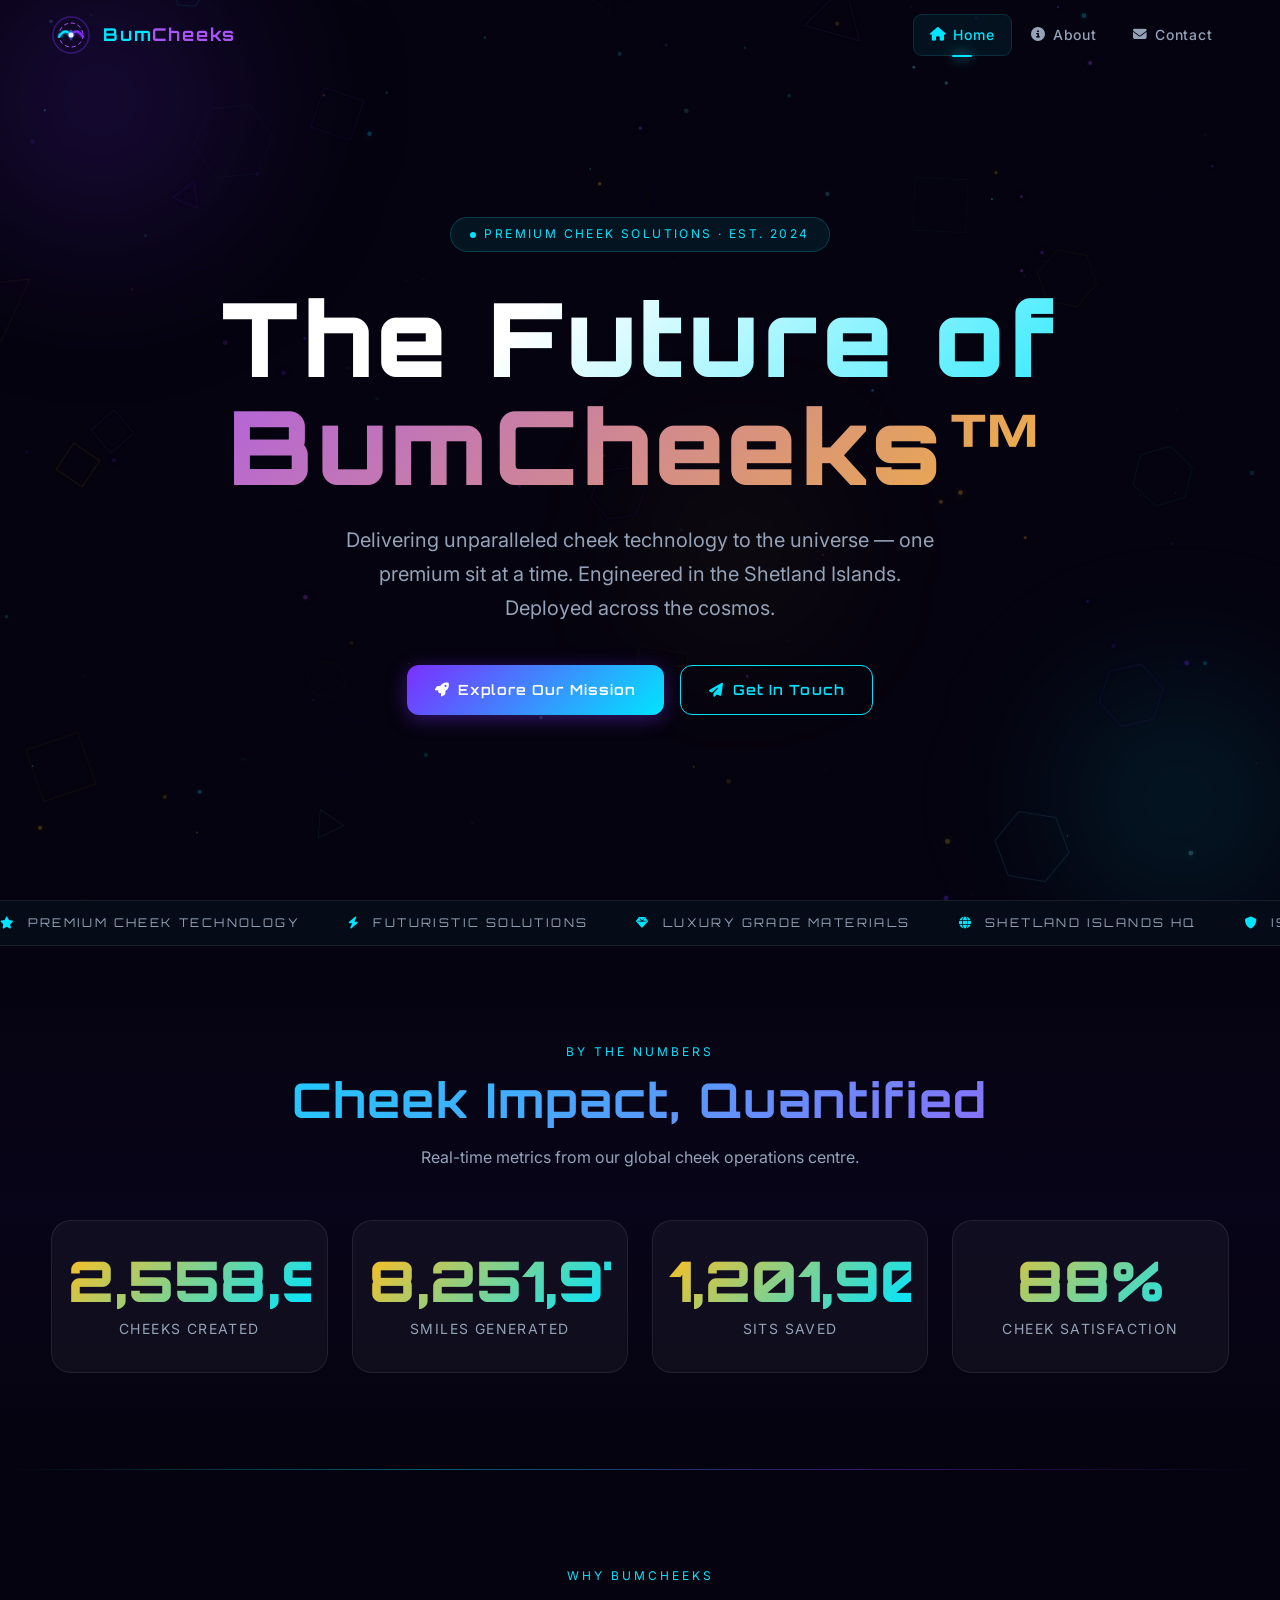
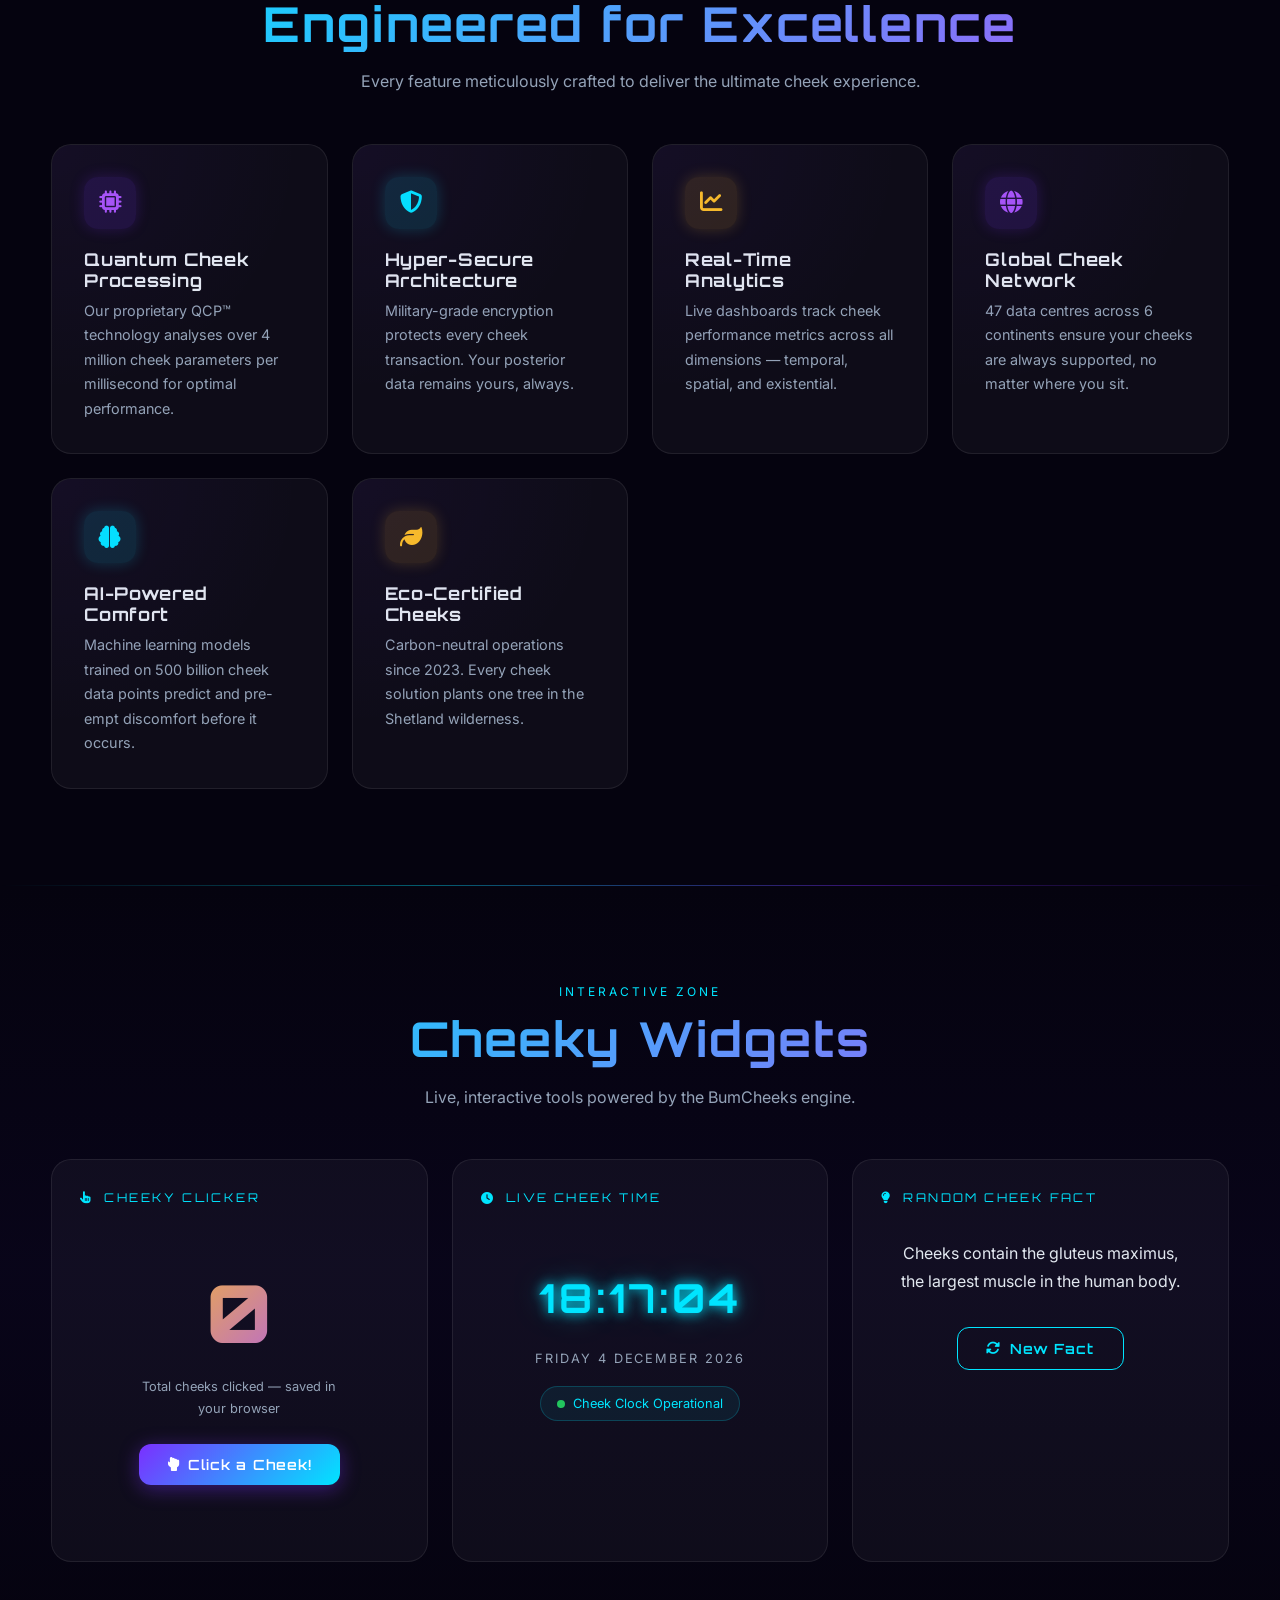
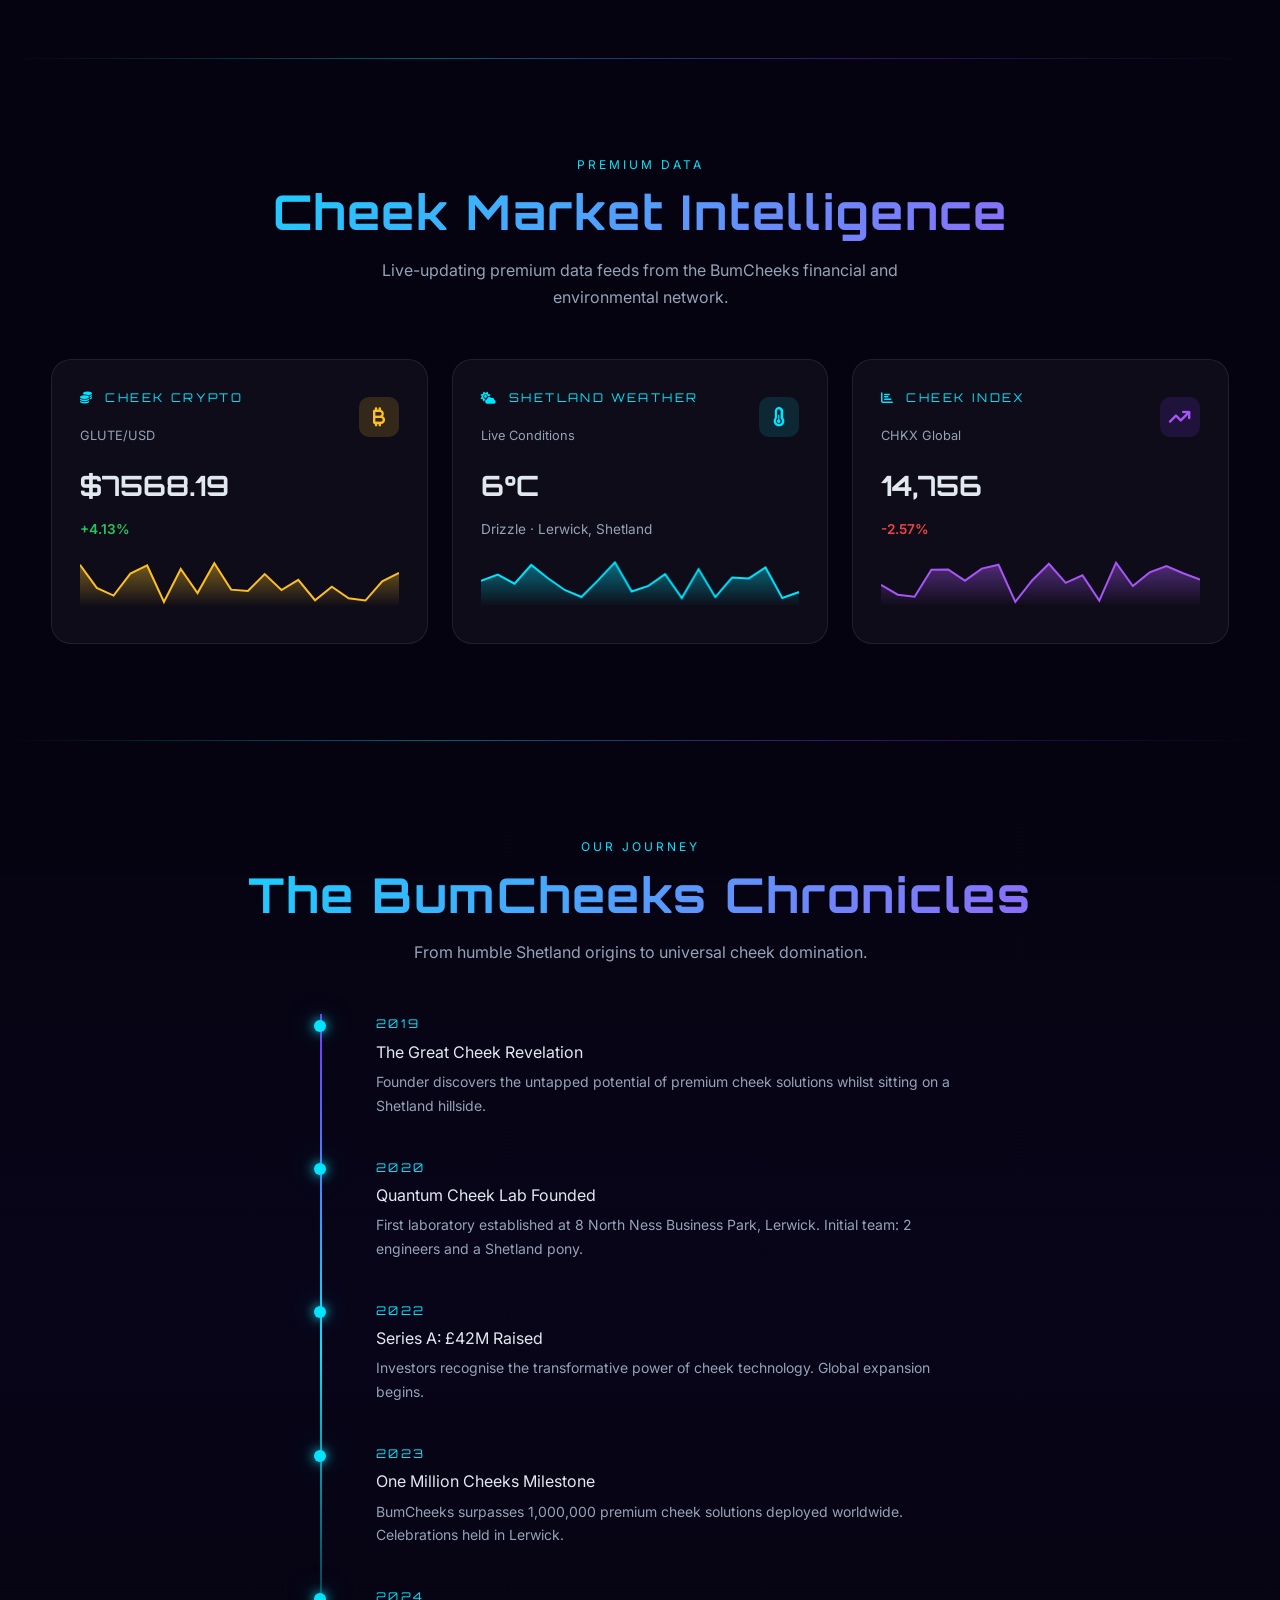
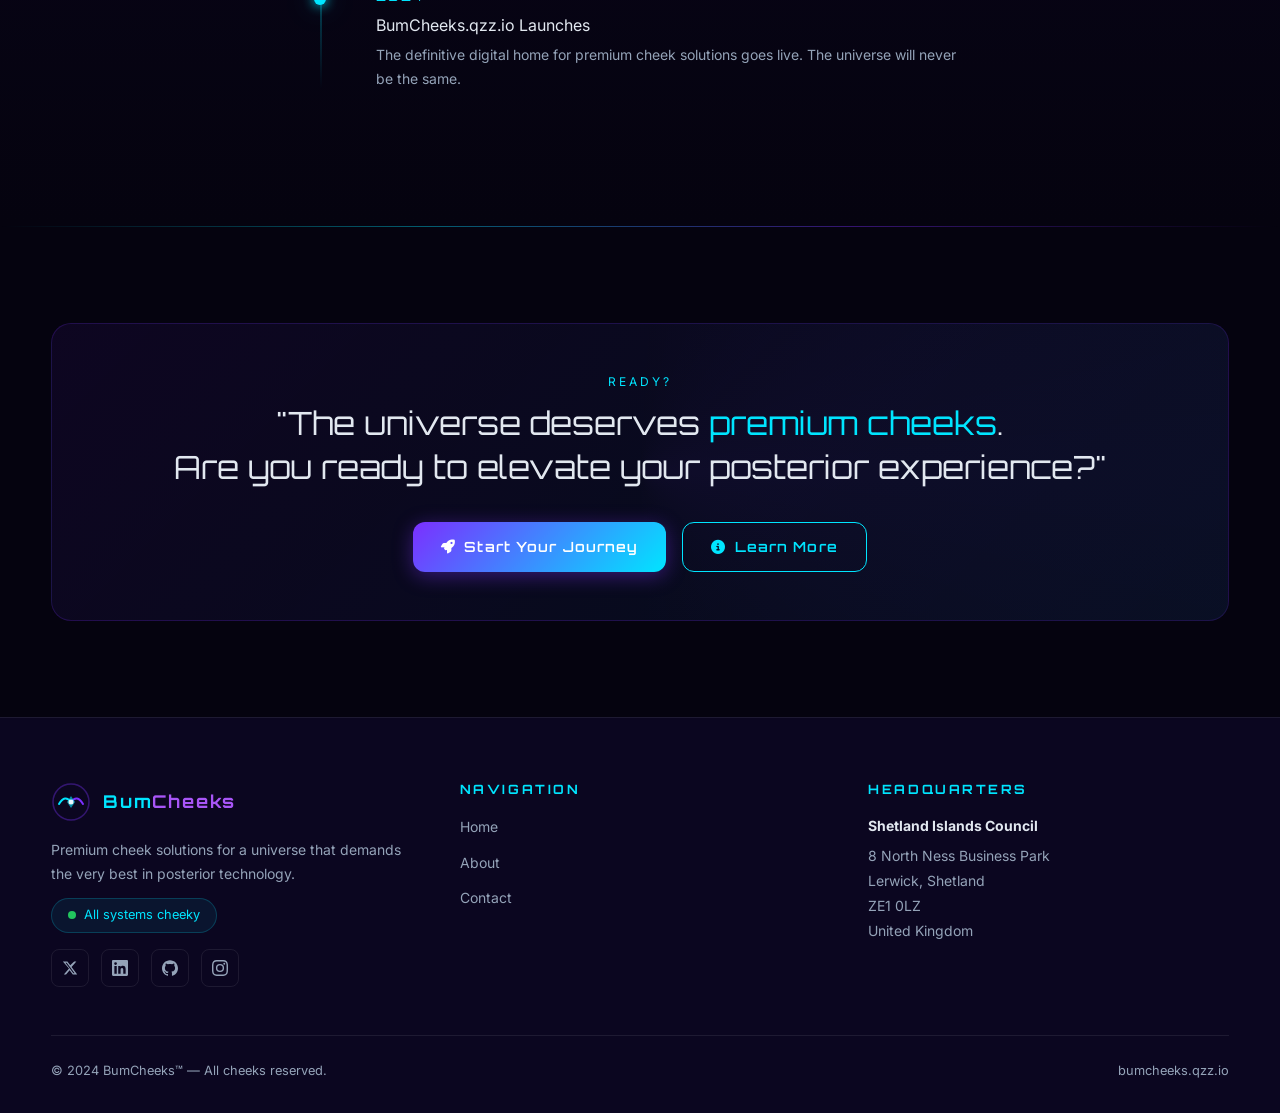
<file: index.html>
<!DOCTYPE html>
<html lang="en">
<head>
  <meta charset="UTF-8" />
  <meta name="viewport" content="width=device-width, initial-scale=1.0" />
  <title>BumCheeks — Premium Cheek Solutions</title>
  <meta name="description" content="BumCheeks delivers premium, luxury cheek solutions to the universe. Futuristic. Innovative. Cheeky." />

  <!-- Google Fonts -->
  <link rel="preconnect" href="https://fonts.googleapis.com" />
  <link rel="preconnect" href="https://fonts.gstatic.com" crossorigin />
  <link href="https://fonts.googleapis.com/css2?family=Orbitron:wght@400;700;900&family=Inter:wght@300;400;500;600&display=swap" rel="stylesheet" />

  <!-- FontAwesome 6 -->
  <link rel="stylesheet" href="https://cdnjs.cloudflare.com/ajax/libs/font-awesome/6.5.0/css/all.min.css" crossorigin="anonymous" />

  <!-- Stylesheet -->
  <link rel="stylesheet" href="css/style.css" />

  <style>
    /* Page-specific overrides */
    .features-grid { display: grid; grid-template-columns: repeat(auto-fit, minmax(260px, 1fr)); gap: 1.5rem; }
    .feature-icon {
      width: 52px; height: 52px; border-radius: 14px;
      display: flex; align-items: center; justify-content: center;
      font-size: 1.4rem; margin-bottom: 1.25rem;
    }
    .fi-purple { background: rgba(123,47,255,0.15); color: var(--clr-purple-lt); box-shadow: 0 0 15px rgba(123,47,255,0.2); }
    .fi-cyan   { background: rgba(0,229,255,0.12);  color: var(--clr-cyan);      box-shadow: 0 0 15px rgba(0,229,255,0.2); }
    .fi-gold   { background: rgba(251,191,36,0.12); color: var(--clr-gold);      box-shadow: 0 0 15px rgba(251,191,36,0.2); }
    .feature-card h3 { font-size: 1.1rem; margin-bottom: 0.5rem; }
    .feature-card p  { color: var(--clr-muted); font-size: 0.9rem; }

    .interactive-grid {
      display: grid;
      grid-template-columns: repeat(auto-fit, minmax(280px, 1fr));
      gap: 1.5rem;
    }

    .section-bg-alt { background: linear-gradient(180deg, transparent, rgba(11,6,32,0.6), transparent); }

    /* Scroll progress bar */
    #scroll-progress {
      position: fixed; top: 0; left: 0; height: 3px; z-index: 2000;
      background: linear-gradient(90deg, var(--clr-purple), var(--clr-cyan), var(--clr-gold));
      width: 0%; transition: width 0.1s linear;
      box-shadow: 0 0 8px var(--clr-cyan);
    }

    /* Marquee */
    .marquee-wrap {
      overflow: hidden;
      border-top: 1px solid var(--clr-border);
      border-bottom: 1px solid var(--clr-border);
      padding: 0.75rem 0;
      background: rgba(0,229,255,0.03);
    }
    .marquee-track {
      display: flex; gap: 3rem;
      animation: marquee 25s linear infinite;
      white-space: nowrap;
    }
    .marquee-item {
      font-family: var(--font-head);
      font-size: 0.75rem;
      letter-spacing: 0.2em;
      text-transform: uppercase;
      color: var(--clr-muted);
      display: flex; align-items: center; gap: 0.75rem;
    }
    .marquee-item i { color: var(--clr-cyan); }
    @keyframes marquee {
      from { transform: translateX(0); }
      to   { transform: translateX(-50%); }
    }

    /* Timeline */
    .timeline { position: relative; padding-left: 2rem; }
    .timeline::before {
      content: '';
      position: absolute; left: 0; top: 0; bottom: 0;
      width: 2px;
      background: linear-gradient(180deg, var(--clr-purple), var(--clr-cyan), transparent);
    }
    .timeline-item {
      position: relative;
      margin-bottom: 2.5rem;
      padding-left: 1.5rem;
    }
    .timeline-item::before {
      content: '';
      position: absolute; left: -2.4rem; top: 0.35rem;
      width: 12px; height: 12px;
      background: var(--clr-cyan);
      border-radius: 50%;
      box-shadow: var(--glow-cyan);
    }
    .timeline-year {
      font-family: var(--font-head);
      font-size: 0.75rem;
      letter-spacing: 0.2em;
      color: var(--clr-cyan);
      margin-bottom: 0.25rem;
    }
    .timeline-title { font-size: 1rem; margin-bottom: 0.25rem; }
    .timeline-desc  { color: var(--clr-muted); font-size: 0.875rem; }
  </style>
</head>
<body>

<!-- Scroll Progress Bar -->
<div id="scroll-progress"></div>

<!-- Particle Canvas -->
<canvas id="particle-canvas" aria-hidden="true"></canvas>

<!-- ── NAVIGATION ──────────────────────────────────────── -->
<nav id="navbar" role="navigation" aria-label="Main navigation">
  <div class="nav-inner">
    <a href="index.html" class="nav-logo" aria-label="BumCheeks Home">
      <!-- Animated SVG Logo -->
      <svg class="logo-svg" viewBox="0 0 40 40" fill="none" xmlns="http://www.w3.org/2000/svg" aria-hidden="true">
        <defs>
          <radialGradient id="lg1" cx="50%" cy="50%" r="50%">
            <stop offset="0%"   stop-color="#00e5ff" stop-opacity="0.9"/>
            <stop offset="100%" stop-color="#7b2fff" stop-opacity="0.6"/>
          </radialGradient>
          <filter id="glow-f">
            <feGaussianBlur stdDeviation="1.5" result="blur"/>
            <feMerge><feMergeNode in="blur"/><feMergeNode in="SourceGraphic"/></feMerge>
          </filter>
        </defs>
        <!-- Outer ring -->
        <circle cx="20" cy="20" r="18" stroke="url(#lg1)" stroke-width="1.5" opacity="0.6"
          style="animation: spin-slow 12s linear infinite; transform-origin: 20px 20px;"/>
        <!-- Inner ring -->
        <circle cx="20" cy="20" r="12" stroke="#a855f7" stroke-width="1" stroke-dasharray="4 3"
          style="animation: spin-reverse 8s linear infinite; transform-origin: 20px 20px;"/>
        <!-- Left cheek arc -->
        <path d="M 8 22 Q 14 12 20 20" stroke="#00e5ff" stroke-width="2" stroke-linecap="round" fill="none"
          filter="url(#glow-f)" style="animation: pulse-glow 3s ease-in-out infinite;"/>
        <!-- Right cheek arc -->
        <path d="M 32 22 Q 26 12 20 20" stroke="#7b2fff" stroke-width="2" stroke-linecap="round" fill="none"
          filter="url(#glow-f)" style="animation: pulse-glow 3s 1.5s ease-in-out infinite;"/>
        <!-- Center diamond -->
        <polygon points="20,14 24,20 20,26 16,20" fill="url(#lg1)" opacity="0.8"
          style="animation: spin-slow 6s linear infinite; transform-origin: 20px 20px;"/>
        <!-- Center dot -->
        <circle cx="20" cy="20" r="2.5" fill="#fff" opacity="0.9"
          style="animation: pulse-glow 2s ease-in-out infinite;"/>
      </svg>
      <span class="nav-logo-text">Bum<span>Cheeks</span></span>
    </a>

    <ul class="nav-links" role="list">
      <li><a href="index.html" class="nav-link"><i class="fa-solid fa-house" aria-hidden="true"></i> Home</a></li>
      <li><a href="about.html" class="nav-link"><i class="fa-solid fa-circle-info" aria-hidden="true"></i> About</a></li>
      <li><a href="contact.html" class="nav-link"><i class="fa-solid fa-envelope" aria-hidden="true"></i> Contact</a></li>
    </ul>

    <button class="nav-hamburger" id="hamburger" aria-label="Toggle menu" aria-expanded="false">
      <span></span><span></span><span></span>
    </button>
  </div>
  <div class="nav-mobile" id="nav-mobile" role="list">
    <a href="index.html" class="nav-link"><i class="fa-solid fa-house" aria-hidden="true"></i> Home</a>
    <a href="about.html" class="nav-link"><i class="fa-solid fa-circle-info" aria-hidden="true"></i> About</a>
    <a href="contact.html" class="nav-link"><i class="fa-solid fa-envelope" aria-hidden="true"></i> Contact</a>
  </div>
</nav>

<!-- ── HERO ────────────────────────────────────────────── -->
<section class="hero" id="home">
  <div class="hero-shape shape-1" data-parallax="0.15" aria-hidden="true"></div>
  <div class="hero-shape shape-2" data-parallax="0.25" aria-hidden="true"></div>
  <div class="hero-shape shape-3" data-parallax="0.1"  aria-hidden="true"></div>

  <div class="hero-content container">
    <div class="hero-eyebrow">
      <span class="hero-eyebrow-dot" aria-hidden="true"></span>
      Premium Cheek Solutions · Est. 2024
    </div>
    <h1 class="hero-title">
      <span class="line-1">The Future of</span>
      <span class="line-2">BumCheeks™</span>
    </h1>
    <p class="hero-sub">
      Delivering unparalleled cheek technology to the universe — one premium sit at a time.
      Engineered in the Shetland Islands. Deployed across the cosmos.
    </p>
    <div class="hero-cta">
      <a href="about.html" class="btn btn-primary">
        <i class="fa-solid fa-rocket" aria-hidden="true"></i> Explore Our Mission
      </a>
      <a href="contact.html" class="btn btn-outline">
        <i class="fa-solid fa-paper-plane" aria-hidden="true"></i> Get In Touch
      </a>
    </div>
  </div>
</section>

<!-- ── MARQUEE ─────────────────────────────────────────── -->
<div class="marquee-wrap" aria-hidden="true">
  <div class="marquee-track">
    <!-- duplicated for seamless loop -->
    <span class="marquee-item"><i class="fa-solid fa-star"></i> Premium Cheek Technology</span>
    <span class="marquee-item"><i class="fa-solid fa-bolt"></i> Futuristic Solutions</span>
    <span class="marquee-item"><i class="fa-solid fa-gem"></i> Luxury Grade Materials</span>
    <span class="marquee-item"><i class="fa-solid fa-globe"></i> Shetland Islands HQ</span>
    <span class="marquee-item"><i class="fa-solid fa-shield"></i> ISO Certified Cheeks</span>
    <span class="marquee-item"><i class="fa-solid fa-award"></i> Award Winning Design</span>
    <span class="marquee-item"><i class="fa-solid fa-infinity"></i> Infinite Comfort</span>
    <span class="marquee-item"><i class="fa-solid fa-star"></i> Premium Cheek Technology</span>
    <span class="marquee-item"><i class="fa-solid fa-bolt"></i> Futuristic Solutions</span>
    <span class="marquee-item"><i class="fa-solid fa-gem"></i> Luxury Grade Materials</span>
    <span class="marquee-item"><i class="fa-solid fa-globe"></i> Shetland Islands HQ</span>
    <span class="marquee-item"><i class="fa-solid fa-shield"></i> ISO Certified Cheeks</span>
    <span class="marquee-item"><i class="fa-solid fa-award"></i> Award Winning Design</span>
    <span class="marquee-item"><i class="fa-solid fa-infinity"></i> Infinite Comfort</span>
  </div>
</div>

<!-- ── STATS ───────────────────────────────────────────── -->
<section id="stats" class="section-bg-alt">
  <div class="container">
    <div class="text-center reveal">
      <p class="section-label">By The Numbers</p>
      <h2 class="section-title">Cheek Impact, Quantified</h2>
      <p class="section-sub">Real-time metrics from our global cheek operations centre.</p>
    </div>
    <div class="stats-grid reveal">
      <div class="stat-item">
        <div class="stat-number" data-count="2847391" data-suffix="">0</div>
        <div class="stat-label">Cheeks Created</div>
      </div>
      <div class="stat-item">
        <div class="stat-number" data-count="9182047" data-suffix="">0</div>
        <div class="stat-label">Smiles Generated</div>
      </div>
      <div class="stat-item">
        <div class="stat-number" data-count="1337420" data-suffix="">0</div>
        <div class="stat-label">Sits Saved</div>
      </div>
      <div class="stat-item">
        <div class="stat-number" data-count="99" data-suffix="%">0</div>
        <div class="stat-label">Cheek Satisfaction</div>
      </div>
    </div>
  </div>
</section>

<div class="glow-divider"></div>

<!-- ── FEATURES ────────────────────────────────────────── -->
<section id="features">
  <div class="container">
    <div class="text-center reveal">
      <p class="section-label">Why BumCheeks</p>
      <h2 class="section-title">Engineered for Excellence</h2>
      <p class="section-sub">Every feature meticulously crafted to deliver the ultimate cheek experience.</p>
    </div>
    <div class="features-grid">
      <div class="card feature-card reveal">
        <div class="feature-icon fi-purple"><i class="fa-solid fa-microchip" aria-hidden="true"></i></div>
        <h3>Quantum Cheek Processing</h3>
        <p>Our proprietary QCP™ technology analyses over 4 million cheek parameters per millisecond for optimal performance.</p>
      </div>
      <div class="card feature-card reveal">
        <div class="feature-icon fi-cyan"><i class="fa-solid fa-shield-halved" aria-hidden="true"></i></div>
        <h3>Hyper-Secure Architecture</h3>
        <p>Military-grade encryption protects every cheek transaction. Your posterior data remains yours, always.</p>
      </div>
      <div class="card feature-card reveal">
        <div class="feature-icon fi-gold"><i class="fa-solid fa-chart-line" aria-hidden="true"></i></div>
        <h3>Real-Time Analytics</h3>
        <p>Live dashboards track cheek performance metrics across all dimensions — temporal, spatial, and existential.</p>
      </div>
      <div class="card feature-card reveal">
        <div class="feature-icon fi-purple"><i class="fa-solid fa-globe" aria-hidden="true"></i></div>
        <h3>Global Cheek Network</h3>
        <p>47 data centres across 6 continents ensure your cheeks are always supported, no matter where you sit.</p>
      </div>
      <div class="card feature-card reveal">
        <div class="feature-icon fi-cyan"><i class="fa-solid fa-brain" aria-hidden="true"></i></div>
        <h3>AI-Powered Comfort</h3>
        <p>Machine learning models trained on 500 billion cheek data points predict and pre-empt discomfort before it occurs.</p>
      </div>
      <div class="card feature-card reveal">
        <div class="feature-icon fi-gold"><i class="fa-solid fa-leaf" aria-hidden="true"></i></div>
        <h3>Eco-Certified Cheeks</h3>
        <p>Carbon-neutral operations since 2023. Every cheek solution plants one tree in the Shetland wilderness.</p>
      </div>
    </div>
  </div>
</section>

<div class="glow-divider"></div>

<!-- ── INTERACTIVE WIDGETS ─────────────────────────────── -->
<section id="widgets" class="section-bg-alt">
  <div class="container">
    <div class="text-center reveal">
      <p class="section-label">Interactive Zone</p>
      <h2 class="section-title">Cheeky Widgets</h2>
      <p class="section-sub">Live, interactive tools powered by the BumCheeks engine.</p>
    </div>
    <div class="interactive-grid">

      <!-- Clicker -->
      <div class="widget reveal">
        <div class="widget-title"><i class="fa-solid fa-hand-pointer" aria-hidden="true"></i> &nbsp;Cheeky Clicker</div>
        <div class="clicker-wrap">
          <div class="clicker-count" id="clicker-count" aria-live="polite">0</div>
          <p style="color:var(--clr-muted);font-size:0.8rem;margin-bottom:1.5rem;">Total cheeks clicked — saved in your browser</p>
          <button class="btn btn-primary" id="clicker-btn" aria-label="Click to increment cheek counter">
            <i class="fa-solid fa-hand-back-fist" aria-hidden="true"></i> Click a Cheek!
          </button>
        </div>
      </div>

      <!-- Clock -->
      <div class="widget reveal">
        <div class="widget-title"><i class="fa-solid fa-clock" aria-hidden="true"></i> &nbsp;Live Cheek Time</div>
        <div style="padding: 1.5rem 0;">
          <div class="clock-display" id="clock-time" aria-live="polite">00:00:00</div>
          <div class="clock-date" id="clock-date"></div>
          <div style="text-align:center;margin-top:1rem;">
            <span class="cheek-status" style="margin:0 auto;">
              <span class="cheek-status-dot" aria-hidden="true"></span>
              Cheek Clock Operational
            </span>
          </div>
        </div>
      </div>

      <!-- Cheek Fact -->
      <div class="widget reveal">
        <div class="widget-title"><i class="fa-solid fa-lightbulb" aria-hidden="true"></i> &nbsp;Random Cheek Fact</div>
        <div class="fact-text" id="fact-text" aria-live="polite"></div>
        <div style="text-align:center;margin-top:1rem;">
          <button class="btn btn-outline" id="fact-btn" aria-label="Load a new cheek fact">
            <i class="fa-solid fa-rotate" aria-hidden="true"></i> New Fact
          </button>
        </div>
      </div>

    </div>
  </div>
</section>

<div class="glow-divider"></div>

<!-- ── PREMIUM WIDGETS ─────────────────────────────────── -->
<section id="premium">
  <div class="container">
    <div class="text-center reveal">
      <p class="section-label">Premium Data</p>
      <h2 class="section-title">Cheek Market Intelligence</h2>
      <p class="section-sub">Live-updating premium data feeds from the BumCheeks financial and environmental network.</p>
    </div>
    <div class="grid-3">

      <!-- Crypto -->
      <div class="widget reveal">
        <div class="premium-card-header">
          <div>
            <div class="widget-title"><i class="fa-solid fa-coins" aria-hidden="true"></i> &nbsp;Cheek Crypto</div>
            <div id="crypto-sym" style="font-size:0.8rem;color:var(--clr-muted);">CHEEK/USD</div>
          </div>
          <div class="premium-icon premium-icon-crypto"><i class="fa-solid fa-bitcoin-sign" aria-hidden="true"></i></div>
        </div>
        <div class="premium-price" id="crypto-price" aria-live="polite">$0.00</div>
        <div id="crypto-change" class="premium-change change-up" aria-live="polite">+0.00%</div>
        <canvas class="sparkline" id="spark-crypto" height="50" aria-hidden="true"></canvas>
      </div>

      <!-- Weather -->
      <div class="widget reveal">
        <div class="premium-card-header">
          <div>
            <div class="widget-title"><i class="fa-solid fa-cloud-sun" aria-hidden="true"></i> &nbsp;Shetland Weather</div>
            <div style="font-size:0.8rem;color:var(--clr-muted);">Live Conditions</div>
          </div>
          <div class="premium-icon premium-icon-weather"><i class="fa-solid fa-temperature-half" aria-hidden="true"></i></div>
        </div>
        <div class="premium-price" id="weather-temp" aria-live="polite">—</div>
        <div id="weather-desc" style="font-size:0.85rem;color:var(--clr-muted);" aria-live="polite">Loading…</div>
        <canvas class="sparkline" id="spark-weather" height="50" aria-hidden="true"></canvas>
      </div>

      <!-- Market Index -->
      <div class="widget reveal">
        <div class="premium-card-header">
          <div>
            <div class="widget-title"><i class="fa-solid fa-chart-bar" aria-hidden="true"></i> &nbsp;Cheek Index</div>
            <div style="font-size:0.8rem;color:var(--clr-muted);">CHKX Global</div>
          </div>
          <div class="premium-icon premium-icon-market"><i class="fa-solid fa-arrow-trend-up" aria-hidden="true"></i></div>
        </div>
        <div class="premium-price" id="market-index" aria-live="polite">—</div>
        <div id="market-change" class="premium-change change-up" aria-live="polite">+0.00%</div>
        <canvas class="sparkline" id="spark-market" height="50" aria-hidden="true"></canvas>
      </div>

    </div>
  </div>
</section>

<div class="glow-divider"></div>

<!-- ── TIMELINE ─────────────────────────────────────────── -->
<section id="timeline" class="section-bg-alt">
  <div class="container">
    <div class="text-center reveal">
      <p class="section-label">Our Journey</p>
      <h2 class="section-title">The BumCheeks Chronicles</h2>
      <p class="section-sub">From humble Shetland origins to universal cheek domination.</p>
    </div>
    <div style="max-width:640px;margin:0 auto;" class="reveal">
      <div class="timeline">
        <div class="timeline-item">
          <div class="timeline-year">2019</div>
          <div class="timeline-title">The Great Cheek Revelation</div>
          <div class="timeline-desc">Founder discovers the untapped potential of premium cheek solutions whilst sitting on a Shetland hillside.</div>
        </div>
        <div class="timeline-item">
          <div class="timeline-year">2020</div>
          <div class="timeline-title">Quantum Cheek Lab Founded</div>
          <div class="timeline-desc">First laboratory established at 8 North Ness Business Park, Lerwick. Initial team: 2 engineers and a Shetland pony.</div>
        </div>
        <div class="timeline-item">
          <div class="timeline-year">2022</div>
          <div class="timeline-title">Series A: £42M Raised</div>
          <div class="timeline-desc">Investors recognise the transformative power of cheek technology. Global expansion begins.</div>
        </div>
        <div class="timeline-item">
          <div class="timeline-year">2023</div>
          <div class="timeline-title">One Million Cheeks Milestone</div>
          <div class="timeline-desc">BumCheeks surpasses 1,000,000 premium cheek solutions deployed worldwide. Celebrations held in Lerwick.</div>
        </div>
        <div class="timeline-item">
          <div class="timeline-year">2024</div>
          <div class="timeline-title">BumCheeks.qzz.io Launches</div>
          <div class="timeline-desc">The definitive digital home for premium cheek solutions goes live. The universe will never be the same.</div>
        </div>
      </div>
    </div>
  </div>
</section>

<div class="glow-divider"></div>

<!-- ── CTA BANNER ──────────────────────────────────────── -->
<section id="cta">
  <div class="container">
    <div class="mission-block reveal">
      <p class="section-label" style="text-align:center;">Ready?</p>
      <div class="mission-quote">
        "The universe deserves <em>premium cheeks</em>.<br/>
        Are you ready to elevate your posterior experience?"
      </div>
      <div style="margin-top:2rem;display:flex;gap:1rem;justify-content:center;flex-wrap:wrap;position:relative;z-index:1;">
        <a href="contact.html" class="btn btn-primary">
          <i class="fa-solid fa-rocket" aria-hidden="true"></i> Start Your Journey
        </a>
        <a href="about.html" class="btn btn-outline">
          <i class="fa-solid fa-circle-info" aria-hidden="true"></i> Learn More
        </a>
      </div>
    </div>
  </div>
</section>

<!-- ── FOOTER ──────────────────────────────────────────── -->
<footer>
  <div class="container">
    <div class="footer-grid">
      <div class="footer-brand">
        <a href="index.html" class="nav-logo" aria-label="BumCheeks">
          <svg class="logo-svg" viewBox="0 0 40 40" fill="none" xmlns="http://www.w3.org/2000/svg" aria-hidden="true">
            <circle cx="20" cy="20" r="18" stroke="url(#lg1)" stroke-width="1.5" opacity="0.6"
              style="animation:spin-slow 12s linear infinite;transform-origin:20px 20px;"/>
            <path d="M 8 22 Q 14 12 20 20" stroke="#00e5ff" stroke-width="2" stroke-linecap="round" fill="none"/>
            <path d="M 32 22 Q 26 12 20 20" stroke="#7b2fff" stroke-width="2" stroke-linecap="round" fill="none"/>
            <polygon points="20,14 24,20 20,26 16,20" fill="#00e5ff" opacity="0.6"
              style="animation:spin-slow 6s linear infinite;transform-origin:20px 20px;"/>
            <circle cx="20" cy="20" r="2.5" fill="#fff" opacity="0.9"/>
          </svg>
          <span class="nav-logo-text">Bum<span>Cheeks</span></span>
        </a>
        <p>Premium cheek solutions for a universe that demands the very best in posterior technology.</p>
        <div class="cheek-status">
          <span class="cheek-status-dot" aria-hidden="true"></span>
          All systems cheeky
        </div>
        <div class="social-links" role="list" aria-label="Social media links">
          <a href="#" class="social-link" aria-label="Twitter / X">
            <svg width="16" height="16" viewBox="0 0 24 24" fill="currentColor" aria-hidden="true"><path d="M18.244 2.25h3.308l-7.227 8.26 8.502 11.24H16.17l-4.714-6.231-5.401 6.231H2.744l7.73-8.835L1.254 2.25H8.08l4.253 5.622zm-1.161 17.52h1.833L7.084 4.126H5.117z"/></svg>
          </a>
          <a href="#" class="social-link" aria-label="LinkedIn">
            <svg width="16" height="16" viewBox="0 0 24 24" fill="currentColor" aria-hidden="true"><path d="M20.447 20.452h-3.554v-5.569c0-1.328-.027-3.037-1.852-3.037-1.853 0-2.136 1.445-2.136 2.939v5.667H9.351V9h3.414v1.561h.046c.477-.9 1.637-1.85 3.37-1.85 3.601 0 4.267 2.37 4.267 5.455v6.286zM5.337 7.433a2.062 2.062 0 0 1-2.063-2.065 2.064 2.064 0 1 1 2.063 2.065zm1.782 13.019H3.555V9h3.564v11.452zM22.225 0H1.771C.792 0 0 .774 0 1.729v20.542C0 23.227.792 24 1.771 24h20.451C23.2 24 24 23.227 24 22.271V1.729C24 .774 23.2 0 22.222 0h.003z"/></svg>
          </a>
          <a href="#" class="social-link" aria-label="GitHub">
            <svg width="16" height="16" viewBox="0 0 24 24" fill="currentColor" aria-hidden="true"><path d="M12 .297c-6.63 0-12 5.373-12 12 0 5.303 3.438 9.8 8.205 11.385.6.113.82-.258.82-.577 0-.285-.01-1.04-.015-2.04-3.338.724-4.042-1.61-4.042-1.61C4.422 18.07 3.633 17.7 3.633 17.7c-1.087-.744.084-.729.084-.729 1.205.084 1.838 1.236 1.838 1.236 1.07 1.835 2.809 1.305 3.495.998.108-.776.417-1.305.76-1.605-2.665-.3-5.466-1.332-5.466-5.93 0-1.31.465-2.38 1.235-3.22-.135-.303-.54-1.523.105-3.176 0 0 1.005-.322 3.3 1.23.96-.267 1.98-.399 3-.405 1.02.006 2.04.138 3 .405 2.28-1.552 3.285-1.23 3.285-1.23.645 1.653.24 2.873.12 3.176.765.84 1.23 1.91 1.23 3.22 0 4.61-2.805 5.625-5.475 5.92.42.36.81 1.096.81 2.22 0 1.606-.015 2.896-.015 3.286 0 .315.21.69.825.57C20.565 22.092 24 17.592 24 12.297c0-6.627-5.373-12-12-12"/></svg>
          </a>
          <a href="#" class="social-link" aria-label="Instagram">
            <svg width="16" height="16" viewBox="0 0 24 24" fill="currentColor" aria-hidden="true"><path d="M12 2.163c3.204 0 3.584.012 4.85.07 3.252.148 4.771 1.691 4.919 4.919.058 1.265.069 1.645.069 4.849 0 3.205-.012 3.584-.069 4.849-.149 3.225-1.664 4.771-4.919 4.919-1.266.058-1.644.07-4.85.07-3.204 0-3.584-.012-4.849-.07-3.26-.149-4.771-1.699-4.919-4.92-.058-1.265-.07-1.644-.07-4.849 0-3.204.013-3.583.07-4.849.149-3.227 1.664-4.771 4.919-4.919 1.266-.057 1.645-.069 4.849-.069zm0-2.163c-3.259 0-3.667.014-4.947.072-4.358.2-6.78 2.618-6.98 6.98-.059 1.281-.073 1.689-.073 4.948 0 3.259.014 3.668.072 4.948.2 4.358 2.618 6.78 6.98 6.98 1.281.058 1.689.072 4.948.072 3.259 0 3.668-.014 4.948-.072 4.354-.2 6.782-2.618 6.979-6.98.059-1.28.073-1.689.073-4.948 0-3.259-.014-3.667-.072-4.947-.196-4.354-2.617-6.78-6.979-6.98-1.281-.059-1.69-.073-4.949-.073zm0 5.838a6.162 6.162 0 1 0 0 12.324 6.162 6.162 0 0 0 0-12.324zM12 16a4 4 0 1 1 0-8 4 4 0 0 1 0 8zm6.406-11.845a1.44 1.44 0 1 0 0 2.881 1.44 1.44 0 0 0 0-2.881z"/></svg>
          </a>
        </div>
      </div>

      <div class="footer-col">
        <h4>Navigation</h4>
        <ul style="display:flex;flex-direction:column;gap:0.5rem;">
          <li><a href="index.html" style="color:var(--clr-muted);font-size:0.875rem;transition:color 0.2s;" onmouseover="this.style.color='var(--clr-cyan)'" onmouseout="this.style.color='var(--clr-muted)'">Home</a></li>
          <li><a href="about.html" style="color:var(--clr-muted);font-size:0.875rem;transition:color 0.2s;" onmouseover="this.style.color='var(--clr-cyan)'" onmouseout="this.style.color='var(--clr-muted)'">About</a></li>
          <li><a href="contact.html" style="color:var(--clr-muted);font-size:0.875rem;transition:color 0.2s;" onmouseover="this.style.color='var(--clr-cyan)'" onmouseout="this.style.color='var(--clr-muted)'">Contact</a></li>
        </ul>
      </div>

      <div class="footer-col">
        <h4>Headquarters</h4>
        <address>
          <strong>Shetland Islands Council</strong>
          8 North Ness Business Park<br/>
          Lerwick, Shetland<br/>
          ZE1 0LZ<br/>
          United Kingdom
        </address>
      </div>
    </div>

    <div class="footer-bottom">
      <span>&copy; 2024 BumCheeks™ — All cheeks reserved.</span>
      <span style="color:var(--clr-muted);">bumcheeks.qzz.io</span>
    </div>
  </div>
</footer>

<!-- Scripts -->
<script src="js/main.js"></script>
<script>
  // Scroll progress bar
  window.addEventListener('scroll', () => {
    const bar = document.getElementById('scroll-progress');
    if (!bar) return;
    const h = document.documentElement;
    const pct = (h.scrollTop / (h.scrollHeight - h.clientHeight)) * 100;
    bar.style.width = pct + '%';
  }, { passive: true });
</script>
</body>
</html>
</file>
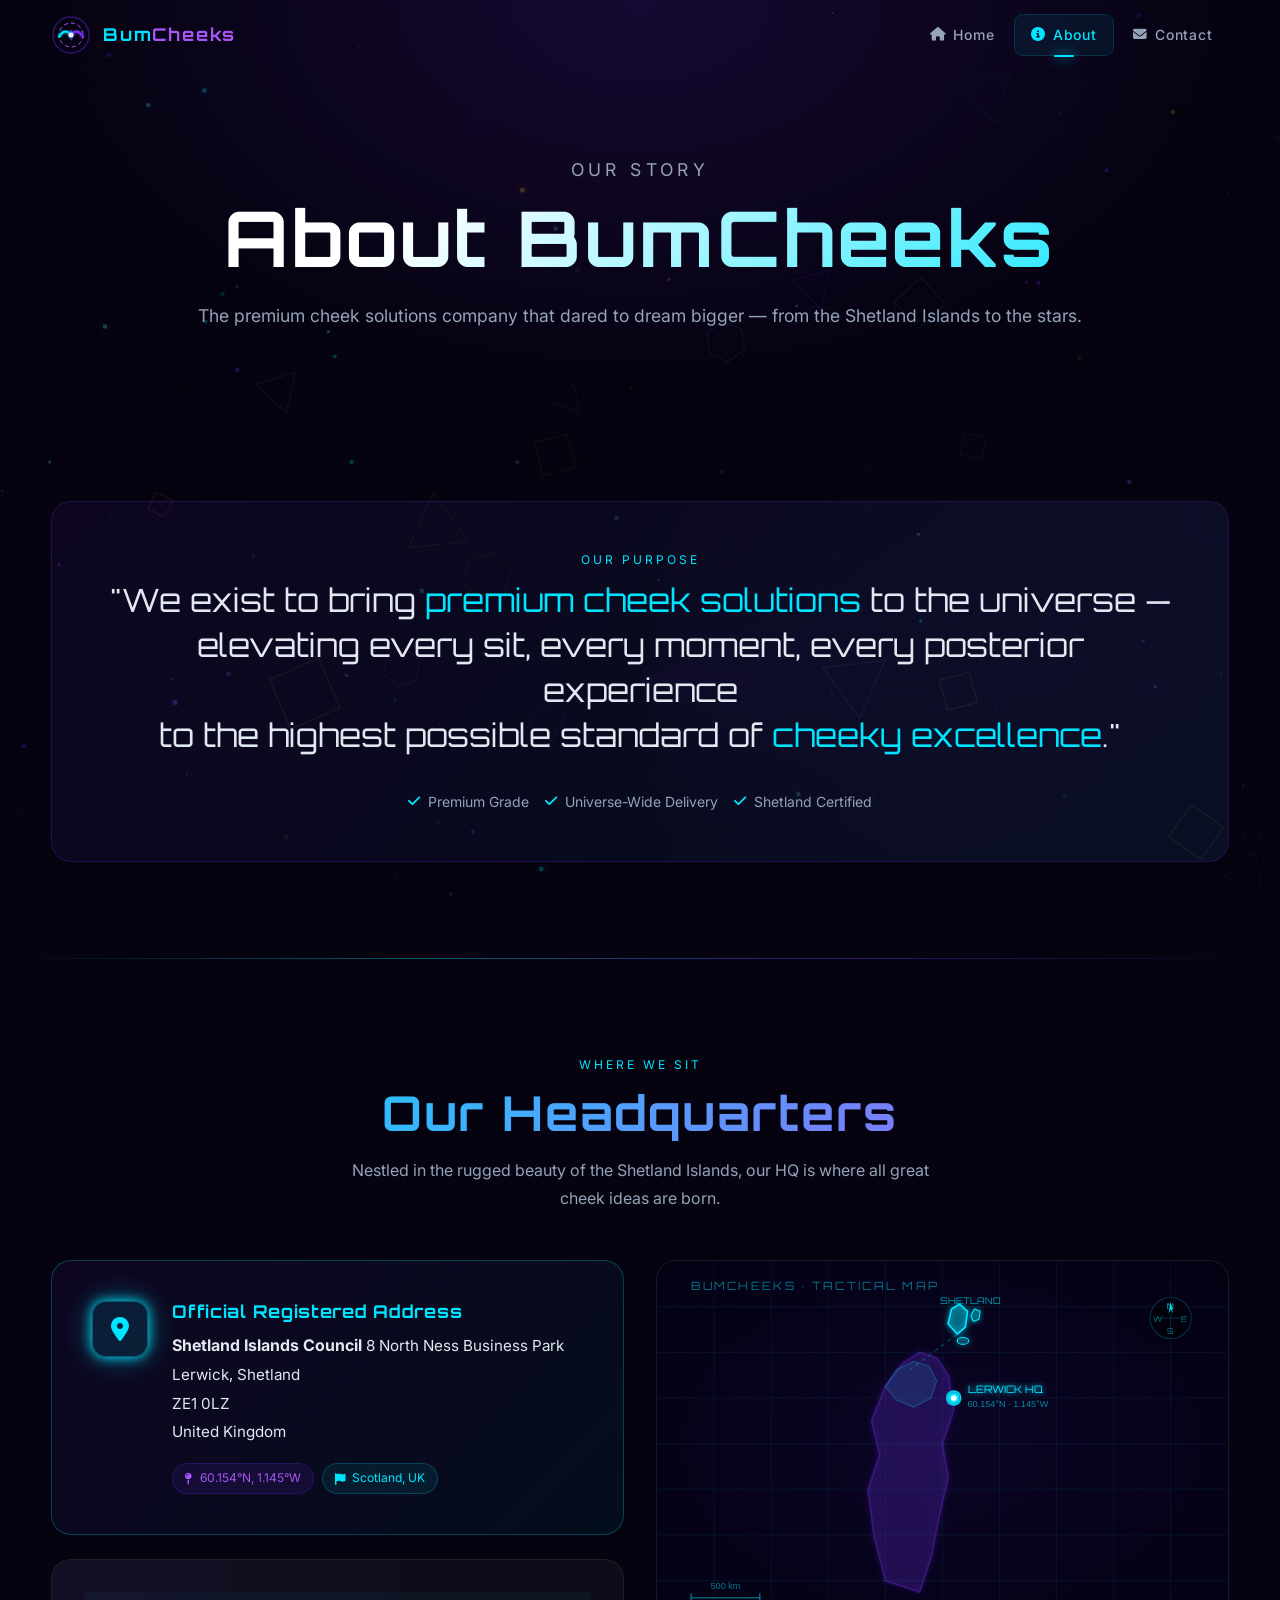
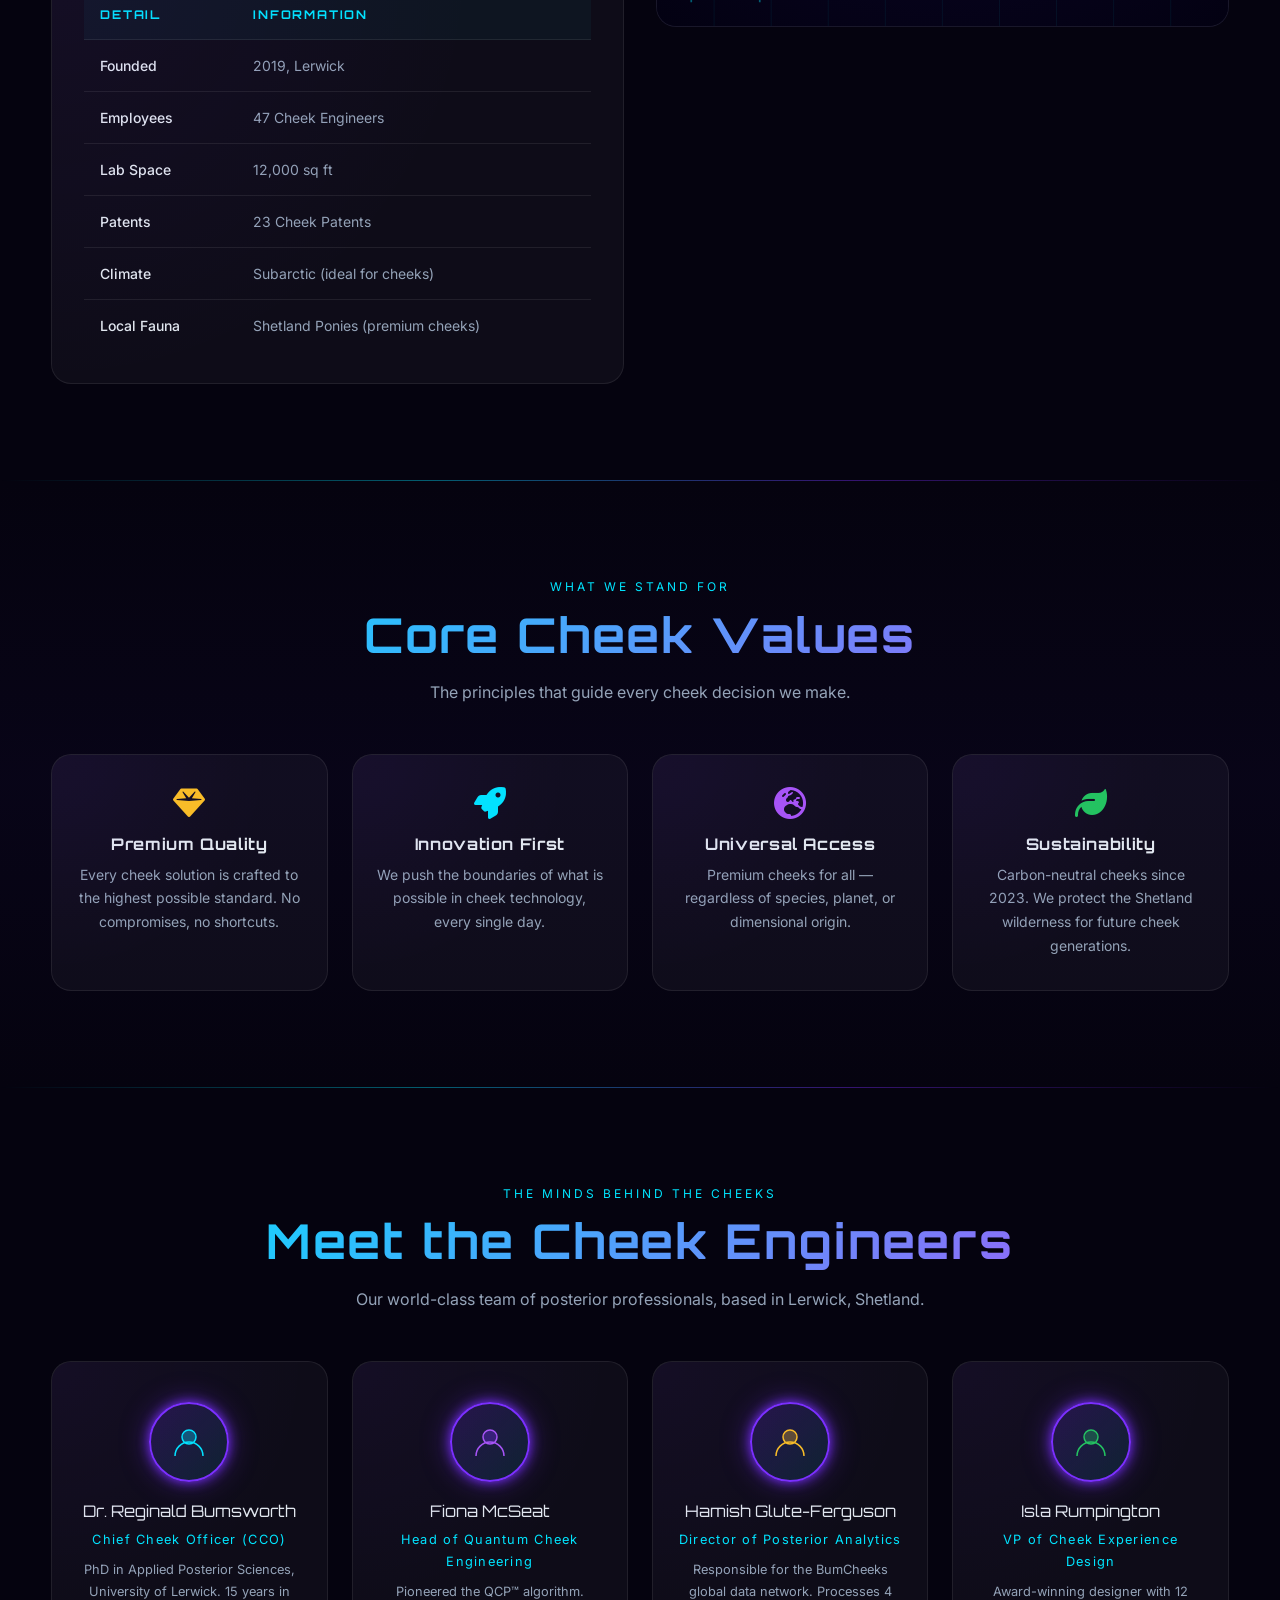
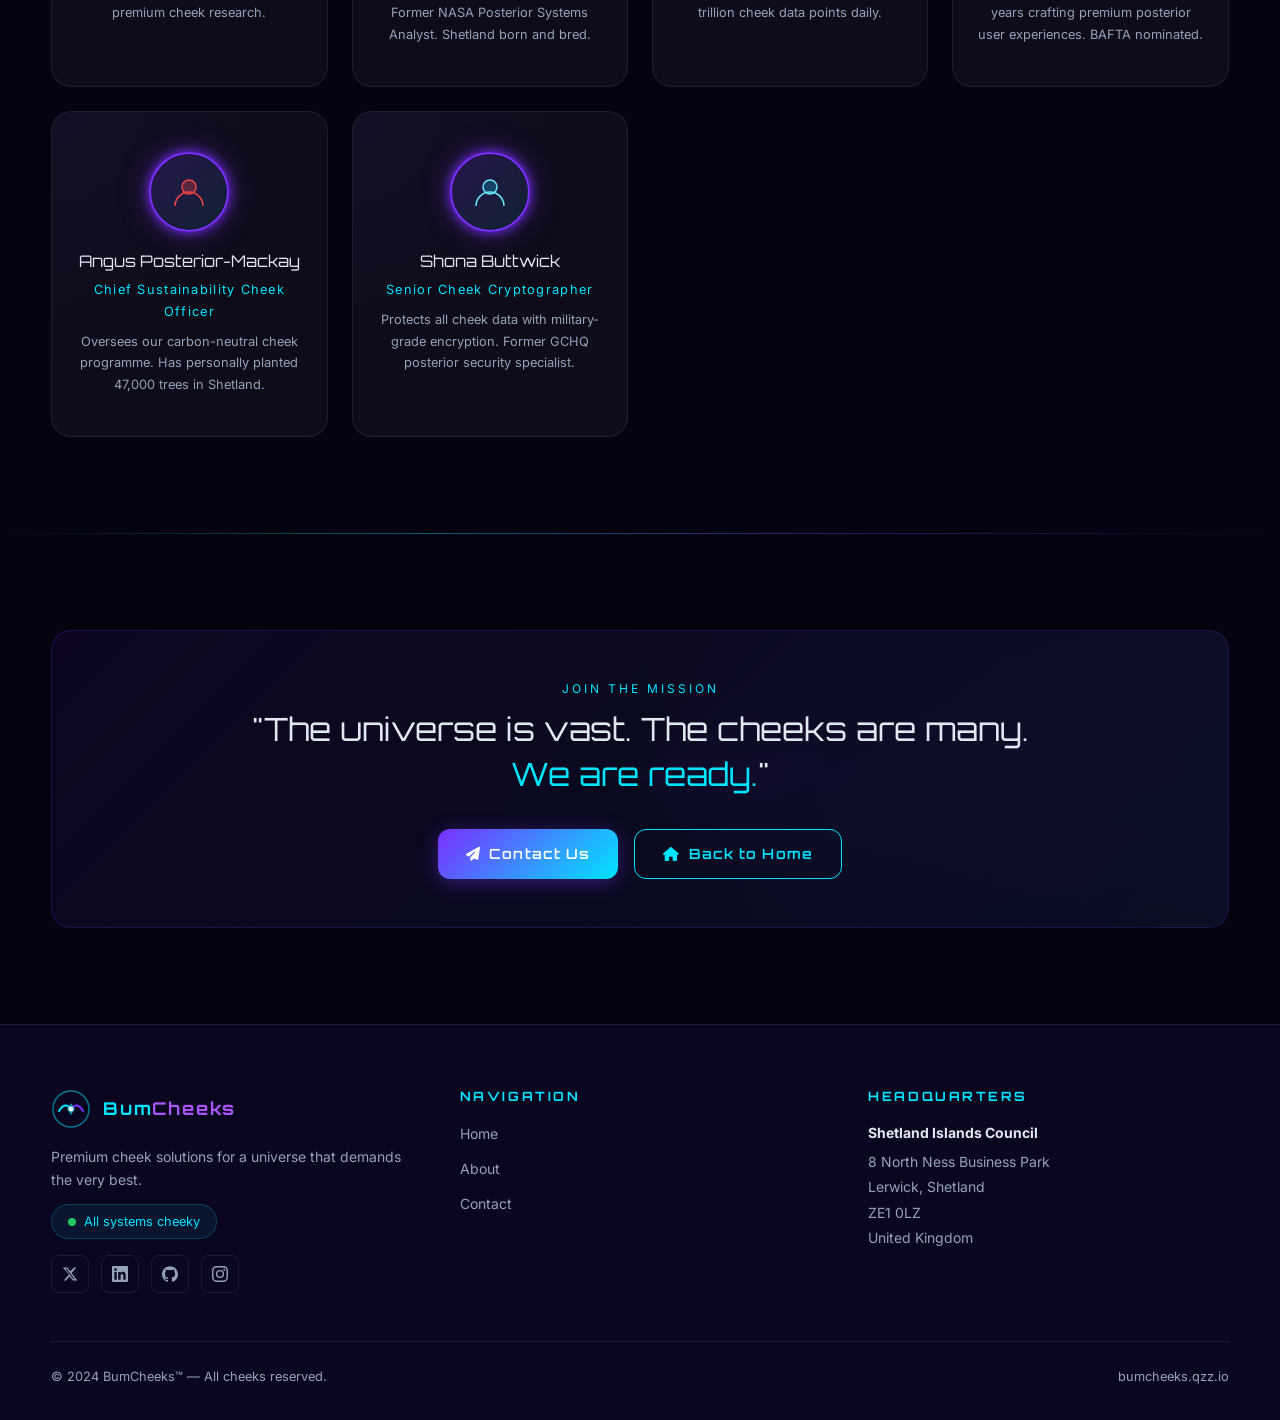
<file: about.html>
<!DOCTYPE html>
<html lang="en">
<head>
  <meta charset="UTF-8" />
  <meta name="viewport" content="width=device-width, initial-scale=1.0" />
  <title>About — BumCheeks</title>
  <meta name="description" content="Learn about BumCheeks — the premium cheek solutions company headquartered in the Shetland Islands." />

  <link rel="preconnect" href="https://fonts.googleapis.com" />
  <link rel="preconnect" href="https://fonts.gstatic.com" crossorigin />
  <link href="https://fonts.googleapis.com/css2?family=Orbitron:wght@400;700;900&family=Inter:wght@300;400;500;600&display=swap" rel="stylesheet" />
  <link rel="stylesheet" href="https://cdnjs.cloudflare.com/ajax/libs/font-awesome/6.5.0/css/all.min.css" crossorigin="anonymous" />
  <link rel="stylesheet" href="css/style.css" />

  <style>
    /* Scroll progress */
    #scroll-progress {
      position: fixed; top: 0; left: 0; height: 3px; z-index: 2000;
      background: linear-gradient(90deg, var(--clr-purple), var(--clr-cyan), var(--clr-gold));
      width: 0%; transition: width 0.1s linear;
      box-shadow: 0 0 8px var(--clr-cyan);
    }

    /* Values grid */
    .values-grid {
      display: grid;
      grid-template-columns: repeat(auto-fit, minmax(200px, 1fr));
      gap: 1.5rem;
    }
    .value-card {
      text-align: center;
      padding: 2rem 1.5rem;
    }
    .value-icon {
      font-size: 2rem;
      margin-bottom: 1rem;
      display: block;
    }
    .value-card h3 { font-size: 1rem; margin-bottom: 0.5rem; }
    .value-card p  { color: var(--clr-muted); font-size: 0.875rem; }

    /* Address block */
    .address-block {
      background: linear-gradient(135deg, rgba(123,47,255,0.08), rgba(0,229,255,0.05));
      border: 1px solid rgba(0,229,255,0.25);
      border-radius: var(--radius-lg);
      padding: 2.5rem;
      display: flex;
      align-items: flex-start;
      gap: 1.5rem;
      flex-wrap: wrap;
    }
    .address-icon {
      width: 56px; height: 56px; flex-shrink: 0;
      background: rgba(0,229,255,0.1);
      border: 1px solid rgba(0,229,255,0.3);
      border-radius: 14px;
      display: flex; align-items: center; justify-content: center;
      font-size: 1.5rem;
      color: var(--clr-cyan);
      box-shadow: var(--glow-cyan);
    }
    .address-details h3 {
      font-size: 1.1rem;
      color: var(--clr-cyan);
      margin-bottom: 0.5rem;
    }
    .address-details address {
      font-style: normal;
      color: var(--clr-text);
      line-height: 1.9;
      font-size: 0.95rem;
    }

    /* Map SVG */
    .map-svg-wrap {
      position: relative;
      border-radius: var(--radius-lg);
      overflow: hidden;
      border: 1px solid var(--clr-border);
      background: #050318;
    }
    .map-pulse {
      animation: map-pulse 2s ease-in-out infinite;
    }
    @keyframes map-pulse {
      0%, 100% { opacity: 1; r: 6; }
      50%       { opacity: 0.5; r: 10; }
    }
    .map-ring {
      animation: map-ring 2s ease-in-out infinite;
      transform-origin: 260px 120px;
    }
    @keyframes map-ring {
      0%   { transform: scale(1); opacity: 0.8; }
      100% { transform: scale(2.5); opacity: 0; }
    }

    /* Tech specs */
    .specs-table {
      width: 100%;
      border-collapse: collapse;
    }
    .specs-table th, .specs-table td {
      padding: 0.85rem 1rem;
      text-align: left;
      border-bottom: 1px solid var(--clr-border);
      font-size: 0.875rem;
    }
    .specs-table th {
      font-family: var(--font-head);
      font-size: 0.75rem;
      letter-spacing: 0.15em;
      text-transform: uppercase;
      color: var(--clr-cyan);
      background: rgba(0,229,255,0.04);
    }
    .specs-table td { color: var(--clr-muted); }
    .specs-table td:first-child { color: var(--clr-text); font-weight: 500; }
    .specs-table tr:last-child td { border-bottom: none; }
    .specs-table tr:hover td { background: rgba(255,255,255,0.02); }
  </style>
</head>
<body>

<div id="scroll-progress"></div>
<canvas id="particle-canvas" aria-hidden="true"></canvas>

<!-- ── NAVIGATION ──────────────────────────────────────── -->
<nav id="navbar" role="navigation" aria-label="Main navigation">
  <div class="nav-inner">
    <a href="index.html" class="nav-logo" aria-label="BumCheeks Home">
      <svg class="logo-svg" viewBox="0 0 40 40" fill="none" xmlns="http://www.w3.org/2000/svg" aria-hidden="true">
        <defs>
          <radialGradient id="lg1" cx="50%" cy="50%" r="50%">
            <stop offset="0%"   stop-color="#00e5ff" stop-opacity="0.9"/>
            <stop offset="100%" stop-color="#7b2fff" stop-opacity="0.6"/>
          </radialGradient>
          <filter id="glow-f">
            <feGaussianBlur stdDeviation="1.5" result="blur"/>
            <feMerge><feMergeNode in="blur"/><feMergeNode in="SourceGraphic"/></feMerge>
          </filter>
        </defs>
        <circle cx="20" cy="20" r="18" stroke="url(#lg1)" stroke-width="1.5" opacity="0.6"
          style="animation:spin-slow 12s linear infinite;transform-origin:20px 20px;"/>
        <circle cx="20" cy="20" r="12" stroke="#a855f7" stroke-width="1" stroke-dasharray="4 3"
          style="animation:spin-reverse 8s linear infinite;transform-origin:20px 20px;"/>
        <path d="M 8 22 Q 14 12 20 20" stroke="#00e5ff" stroke-width="2" stroke-linecap="round" fill="none" filter="url(#glow-f)"/>
        <path d="M 32 22 Q 26 12 20 20" stroke="#7b2fff" stroke-width="2" stroke-linecap="round" fill="none" filter="url(#glow-f)"/>
        <polygon points="20,14 24,20 20,26 16,20" fill="url(#lg1)" opacity="0.8"
          style="animation:spin-slow 6s linear infinite;transform-origin:20px 20px;"/>
        <circle cx="20" cy="20" r="2.5" fill="#fff" opacity="0.9"/>
      </svg>
      <span class="nav-logo-text">Bum<span>Cheeks</span></span>
    </a>
    <ul class="nav-links" role="list">
      <li><a href="index.html" class="nav-link"><i class="fa-solid fa-house" aria-hidden="true"></i> Home</a></li>
      <li><a href="about.html" class="nav-link"><i class="fa-solid fa-circle-info" aria-hidden="true"></i> About</a></li>
      <li><a href="contact.html" class="nav-link"><i class="fa-solid fa-envelope" aria-hidden="true"></i> Contact</a></li>
    </ul>
    <button class="nav-hamburger" id="hamburger" aria-label="Toggle menu" aria-expanded="false">
      <span></span><span></span><span></span>
    </button>
  </div>
  <div class="nav-mobile" id="nav-mobile" role="list">
    <a href="index.html" class="nav-link"><i class="fa-solid fa-house" aria-hidden="true"></i> Home</a>
    <a href="about.html" class="nav-link"><i class="fa-solid fa-circle-info" aria-hidden="true"></i> About</a>
    <a href="contact.html" class="nav-link"><i class="fa-solid fa-envelope" aria-hidden="true"></i> Contact</a>
  </div>
</nav>

<!-- ── PAGE HERO ───────────────────────────────────────── -->
<div class="page-hero">
  <div style="position:absolute;inset:0;background:radial-gradient(ellipse at 50% 0%, rgba(123,47,255,0.15), transparent 70%);pointer-events:none;" aria-hidden="true"></div>
  <div class="container" style="position:relative;z-index:1;">
    <p class="section-label" style="text-align:center;">Our Story</p>
    <h1>About BumCheeks</h1>
    <p>The premium cheek solutions company that dared to dream bigger — from the Shetland Islands to the stars.</p>
  </div>
</div>

<!-- ── MISSION ─────────────────────────────────────────── -->
<section id="mission">
  <div class="container">
    <div class="mission-block reveal">
      <p class="section-label" style="text-align:center;position:relative;z-index:1;">Our Purpose</p>
      <div class="mission-quote">
        "We exist to bring <em>premium cheek solutions</em> to the universe —<br/>
        elevating every sit, every moment, every posterior experience<br/>
        to the highest possible standard of <em>cheeky excellence</em>."
      </div>
      <div style="margin-top:2rem;position:relative;z-index:1;display:flex;justify-content:center;gap:1rem;flex-wrap:wrap;">
        <span style="display:inline-flex;align-items:center;gap:0.5rem;color:var(--clr-muted);font-size:0.875rem;">
          <i class="fa-solid fa-check" style="color:var(--clr-cyan);" aria-hidden="true"></i> Premium Grade
        </span>
        <span style="display:inline-flex;align-items:center;gap:0.5rem;color:var(--clr-muted);font-size:0.875rem;">
          <i class="fa-solid fa-check" style="color:var(--clr-cyan);" aria-hidden="true"></i> Universe-Wide Delivery
        </span>
        <span style="display:inline-flex;align-items:center;gap:0.5rem;color:var(--clr-muted);font-size:0.875rem;">
          <i class="fa-solid fa-check" style="color:var(--clr-cyan);" aria-hidden="true"></i> Shetland Certified
        </span>
      </div>
    </div>
  </div>
</section>

<div class="glow-divider"></div>

<!-- ── HEADQUARTERS & MAP ──────────────────────────────── -->
<section id="headquarters">
  <div class="container">
    <div class="text-center reveal">
      <p class="section-label">Where We Sit</p>
      <h2 class="section-title">Our Headquarters</h2>
      <p class="section-sub">Nestled in the rugged beauty of the Shetland Islands, our HQ is where all great cheek ideas are born.</p>
    </div>

    <div style="display:grid;grid-template-columns:repeat(auto-fit,minmax(300px,1fr));gap:2rem;align-items:start;">

      <!-- Address Block -->
      <div class="reveal">
        <div class="address-block">
          <div class="address-icon"><i class="fa-solid fa-location-dot" aria-hidden="true"></i></div>
          <div class="address-details">
            <h3>Official Registered Address</h3>
            <address>
              <strong style="color:var(--clr-text);font-size:1rem;">Shetland Islands Council</strong>
              8 North Ness Business Park<br/>
              Lerwick, Shetland<br/>
              ZE1 0LZ<br/>
              United Kingdom
            </address>
            <div style="margin-top:1rem;display:flex;flex-wrap:wrap;gap:0.5rem;">
              <span style="display:inline-flex;align-items:center;gap:0.4rem;background:rgba(123,47,255,0.1);border:1px solid rgba(123,47,255,0.2);border-radius:100px;padding:0.25rem 0.75rem;font-size:0.75rem;color:var(--clr-purple-lt);">
                <i class="fa-solid fa-map-pin" aria-hidden="true"></i> 60.154°N, 1.145°W
              </span>
              <span style="display:inline-flex;align-items:center;gap:0.4rem;background:rgba(0,229,255,0.08);border:1px solid rgba(0,229,255,0.2);border-radius:100px;padding:0.25rem 0.75rem;font-size:0.75rem;color:var(--clr-cyan);">
                <i class="fa-solid fa-flag" aria-hidden="true"></i> Scotland, UK
              </span>
            </div>
          </div>
        </div>

        <div style="margin-top:1.5rem;" class="card">
          <table class="specs-table">
            <thead>
              <tr><th>Detail</th><th>Information</th></tr>
            </thead>
            <tbody>
              <tr><td>Founded</td><td>2019, Lerwick</td></tr>
              <tr><td>Employees</td><td>47 Cheek Engineers</td></tr>
              <tr><td>Lab Space</td><td>12,000 sq ft</td></tr>
              <tr><td>Patents</td><td>23 Cheek Patents</td></tr>
              <tr><td>Climate</td><td>Subarctic (ideal for cheeks)</td></tr>
              <tr><td>Local Fauna</td><td>Shetland Ponies (premium cheeks)</td></tr>
            </tbody>
          </table>
        </div>
      </div>

      <!-- SVG Map Visualization -->
      <div class="reveal">
        <div class="map-svg-wrap">
          <svg viewBox="0 0 500 320" xmlns="http://www.w3.org/2000/svg" style="width:100%;display:block;" role="img" aria-label="Stylized map showing Shetland Islands location">
            <defs>
              <radialGradient id="map-bg" cx="50%" cy="50%" r="70%">
                <stop offset="0%"   stop-color="#0a0525"/>
                <stop offset="100%" stop-color="#030112"/>
              </radialGradient>
              <filter id="map-glow">
                <feGaussianBlur stdDeviation="3" result="blur"/>
                <feMerge><feMergeNode in="blur"/><feMergeNode in="SourceGraphic"/></feMerge>
              </filter>
            </defs>

            <!-- Background -->
            <rect width="500" height="320" fill="url(#map-bg)"/>

            <!-- Grid lines -->
            <g stroke="rgba(0,229,255,0.06)" stroke-width="1">
              <line x1="0" y1="40"  x2="500" y2="40"/>
              <line x1="0" y1="80"  x2="500" y2="80"/>
              <line x1="0" y1="120" x2="500" y2="120"/>
              <line x1="0" y1="160" x2="500" y2="160"/>
              <line x1="0" y1="200" x2="500" y2="200"/>
              <line x1="0" y1="240" x2="500" y2="240"/>
              <line x1="0" y1="280" x2="500" y2="280"/>
              <line x1="50"  y1="0" x2="50"  y2="320"/>
              <line x1="100" y1="0" x2="100" y2="320"/>
              <line x1="150" y1="0" x2="150" y2="320"/>
              <line x1="200" y1="0" x2="200" y2="320"/>
              <line x1="250" y1="0" x2="250" y2="320"/>
              <line x1="300" y1="0" x2="300" y2="320"/>
              <line x1="350" y1="0" x2="350" y2="320"/>
              <line x1="400" y1="0" x2="400" y2="320"/>
              <line x1="450" y1="0" x2="450" y2="320"/>
            </g>

            <!-- UK outline (simplified) -->
            <path d="M 200 280 L 190 240 L 185 200 L 195 170 L 188 140 L 200 110 L 215 90 L 230 80 L 245 85 L 255 100 L 260 130 L 250 160 L 255 190 L 248 220 L 240 260 L 230 290 Z"
              fill="rgba(123,47,255,0.12)" stroke="rgba(123,47,255,0.3)" stroke-width="1.5" filter="url(#map-glow)"/>

            <!-- Scotland highlands -->
            <path d="M 200 110 L 210 95 L 225 88 L 238 92 L 245 105 L 240 120 L 225 128 L 210 122 Z"
              fill="rgba(0,229,255,0.1)" stroke="rgba(0,229,255,0.25)" stroke-width="1"/>

            <!-- Shetland Islands (stylized) -->
            <g filter="url(#map-glow)">
              <!-- Main island -->
              <path d="M 255 55 L 258 42 L 265 38 L 272 44 L 270 58 L 263 64 Z"
                fill="rgba(0,229,255,0.25)" stroke="#00e5ff" stroke-width="1.5"/>
              <!-- Smaller island -->
              <path d="M 275 48 L 278 42 L 283 44 L 282 51 L 277 53 Z"
                fill="rgba(0,229,255,0.2)" stroke="#00e5ff" stroke-width="1"/>
              <!-- Tiny island -->
              <ellipse cx="268" cy="70" rx="5" ry="3" fill="rgba(0,229,255,0.15)" stroke="#00e5ff" stroke-width="1"/>
            </g>

            <!-- Connecting line from Shetland to UK -->
            <line x1="263" y1="64" x2="222" y2="95" stroke="rgba(0,229,255,0.3)" stroke-width="1" stroke-dasharray="4 3"/>

            <!-- HQ Marker — Lerwick -->
            <g transform="translate(260, 120)">
              <!-- Pulse rings -->
              <circle cx="0" cy="0" r="6" fill="none" stroke="#00e5ff" stroke-width="1.5" class="map-ring" opacity="0.8"/>
              <circle cx="0" cy="0" r="6" fill="none" stroke="#00e5ff" stroke-width="1" style="animation:map-ring 2s 1s ease-in-out infinite;transform-origin:0px 0px;" opacity="0.5"/>
              <!-- Dot -->
              <circle cx="0" cy="0" r="5" fill="#00e5ff" class="map-pulse" filter="url(#map-glow)"/>
              <circle cx="0" cy="0" r="2.5" fill="#fff"/>
            </g>

            <!-- Label -->
            <text x="272" y="116" font-family="Orbitron,sans-serif" font-size="9" fill="#00e5ff" filter="url(#map-glow)">LERWICK HQ</text>
            <text x="272" y="128" font-family="sans-serif" font-size="8" fill="rgba(0,229,255,0.6)">60.154°N · 1.145°W</text>

            <!-- Shetland label -->
            <text x="248" y="38" font-family="Orbitron,sans-serif" font-size="8" fill="rgba(0,229,255,0.7)">SHETLAND</text>

            <!-- Compass rose -->
            <g transform="translate(450, 50)">
              <circle cx="0" cy="0" r="18" fill="rgba(0,0,0,0.5)" stroke="rgba(0,229,255,0.2)" stroke-width="1"/>
              <text x="0" y="-8"  text-anchor="middle" font-family="Orbitron,sans-serif" font-size="7" fill="#00e5ff">N</text>
              <text x="0" y="14"  text-anchor="middle" font-family="Orbitron,sans-serif" font-size="7" fill="rgba(0,229,255,0.5)">S</text>
              <text x="-12" y="3" text-anchor="middle" font-family="Orbitron,sans-serif" font-size="7" fill="rgba(0,229,255,0.5)">W</text>
              <text x="12"  y="3" text-anchor="middle" font-family="Orbitron,sans-serif" font-size="7" fill="rgba(0,229,255,0.5)">E</text>
              <line x1="0" y1="-14" x2="0" y2="14" stroke="rgba(0,229,255,0.3)" stroke-width="0.5"/>
              <line x1="-14" y1="0" x2="14" y2="0" stroke="rgba(0,229,255,0.3)" stroke-width="0.5"/>
              <polygon points="0,-14 2,-4 0,-8 -2,-4" fill="#00e5ff"/>
            </g>

            <!-- Scale bar -->
            <g transform="translate(30, 295)">
              <line x1="0" y1="0" x2="60" y2="0" stroke="rgba(0,229,255,0.4)" stroke-width="1.5"/>
              <line x1="0" y1="-4" x2="0" y2="4" stroke="rgba(0,229,255,0.4)" stroke-width="1.5"/>
              <line x1="60" y1="-4" x2="60" y2="4" stroke="rgba(0,229,255,0.4)" stroke-width="1.5"/>
              <text x="30" y="-8" text-anchor="middle" font-family="sans-serif" font-size="8" fill="rgba(0,229,255,0.5)">500 km</text>
            </g>

            <!-- Title -->
            <text x="30" y="25" font-family="Orbitron,sans-serif" font-size="10" fill="rgba(0,229,255,0.5)" letter-spacing="2">BUMCHEEKS · TACTICAL MAP</text>
          </svg>
        </div>
      </div>
    </div>
  </div>
</section>

<div class="glow-divider"></div>

<!-- ── VALUES ──────────────────────────────────────────── -->
<section id="values" style="background:linear-gradient(180deg,transparent,rgba(11,6,32,0.5),transparent);">
  <div class="container">
    <div class="text-center reveal">
      <p class="section-label">What We Stand For</p>
      <h2 class="section-title">Core Cheek Values</h2>
      <p class="section-sub">The principles that guide every cheek decision we make.</p>
    </div>
    <div class="values-grid">
      <div class="card value-card reveal">
        <i class="fa-solid fa-gem value-icon" style="color:var(--clr-gold);" aria-hidden="true"></i>
        <h3>Premium Quality</h3>
        <p>Every cheek solution is crafted to the highest possible standard. No compromises, no shortcuts.</p>
      </div>
      <div class="card value-card reveal">
        <i class="fa-solid fa-rocket value-icon" style="color:var(--clr-cyan);" aria-hidden="true"></i>
        <h3>Innovation First</h3>
        <p>We push the boundaries of what is possible in cheek technology, every single day.</p>
      </div>
      <div class="card value-card reveal">
        <i class="fa-solid fa-earth-europe value-icon" style="color:var(--clr-purple-lt);" aria-hidden="true"></i>
        <h3>Universal Access</h3>
        <p>Premium cheeks for all — regardless of species, planet, or dimensional origin.</p>
      </div>
      <div class="card value-card reveal">
        <i class="fa-solid fa-leaf value-icon" style="color:#22c55e;" aria-hidden="true"></i>
        <h3>Sustainability</h3>
        <p>Carbon-neutral cheeks since 2023. We protect the Shetland wilderness for future cheek generations.</p>
      </div>
    </div>
  </div>
</section>

<div class="glow-divider"></div>

<!-- ── TEAM ────────────────────────────────────────────── -->
<section id="team">
  <div class="container">
    <div class="text-center reveal">
      <p class="section-label">The Minds Behind the Cheeks</p>
      <h2 class="section-title">Meet the Cheek Engineers</h2>
      <p class="section-sub">Our world-class team of posterior professionals, based in Lerwick, Shetland.</p>
    </div>
    <div class="grid-4">
      <div class="card team-card reveal">
        <div class="team-avatar" aria-hidden="true">
          <svg width="36" height="36" viewBox="0 0 36 36" fill="none"><circle cx="18" cy="13" r="7" fill="rgba(0,229,255,0.3)" stroke="#00e5ff" stroke-width="1.5"/><path d="M4 32c0-7.732 6.268-14 14-14s14 6.268 14 14" stroke="#00e5ff" stroke-width="1.5" fill="none"/></svg>
        </div>
        <div class="team-name">Dr. Reginald Bumsworth</div>
        <div class="team-title">Chief Cheek Officer (CCO)</div>
        <p style="color:var(--clr-muted);font-size:0.8rem;margin-top:0.5rem;">PhD in Applied Posterior Sciences, University of Lerwick. 15 years in premium cheek research.</p>
      </div>
      <div class="card team-card reveal">
        <div class="team-avatar" aria-hidden="true">
          <svg width="36" height="36" viewBox="0 0 36 36" fill="none"><circle cx="18" cy="13" r="7" fill="rgba(123,47,255,0.3)" stroke="#a855f7" stroke-width="1.5"/><path d="M4 32c0-7.732 6.268-14 14-14s14 6.268 14 14" stroke="#a855f7" stroke-width="1.5" fill="none"/></svg>
        </div>
        <div class="team-name">Fiona McSeat</div>
        <div class="team-title">Head of Quantum Cheek Engineering</div>
        <p style="color:var(--clr-muted);font-size:0.8rem;margin-top:0.5rem;">Pioneered the QCP™ algorithm. Former NASA Posterior Systems Analyst. Shetland born and bred.</p>
      </div>
      <div class="card team-card reveal">
        <div class="team-avatar" aria-hidden="true">
          <svg width="36" height="36" viewBox="0 0 36 36" fill="none"><circle cx="18" cy="13" r="7" fill="rgba(251,191,36,0.3)" stroke="#fbbf24" stroke-width="1.5"/><path d="M4 32c0-7.732 6.268-14 14-14s14 6.268 14 14" stroke="#fbbf24" stroke-width="1.5" fill="none"/></svg>
        </div>
        <div class="team-name">Hamish Glute-Ferguson</div>
        <div class="team-title">Director of Posterior Analytics</div>
        <p style="color:var(--clr-muted);font-size:0.8rem;margin-top:0.5rem;">Responsible for the BumCheeks global data network. Processes 4 trillion cheek data points daily.</p>
      </div>
      <div class="card team-card reveal">
        <div class="team-avatar" aria-hidden="true">
          <svg width="36" height="36" viewBox="0 0 36 36" fill="none"><circle cx="18" cy="13" r="7" fill="rgba(34,197,94,0.3)" stroke="#22c55e" stroke-width="1.5"/><path d="M4 32c0-7.732 6.268-14 14-14s14 6.268 14 14" stroke="#22c55e" stroke-width="1.5" fill="none"/></svg>
        </div>
        <div class="team-name">Isla Rumpington</div>
        <div class="team-title">VP of Cheek Experience Design</div>
        <p style="color:var(--clr-muted);font-size:0.8rem;margin-top:0.5rem;">Award-winning designer with 12 years crafting premium posterior user experiences. BAFTA nominated.</p>
      </div>
      <div class="card team-card reveal">
        <div class="team-avatar" aria-hidden="true">
          <svg width="36" height="36" viewBox="0 0 36 36" fill="none"><circle cx="18" cy="13" r="7" fill="rgba(239,68,68,0.3)" stroke="#ef4444" stroke-width="1.5"/><path d="M4 32c0-7.732 6.268-14 14-14s14 6.268 14 14" stroke="#ef4444" stroke-width="1.5" fill="none"/></svg>
        </div>
        <div class="team-name">Angus Posterior-Mackay</div>
        <div class="team-title">Chief Sustainability Cheek Officer</div>
        <p style="color:var(--clr-muted);font-size:0.8rem;margin-top:0.5rem;">Oversees our carbon-neutral cheek programme. Has personally planted 47,000 trees in Shetland.</p>
      </div>
      <div class="card team-card reveal">
        <div class="team-avatar" aria-hidden="true">
          <svg width="36" height="36" viewBox="0 0 36 36" fill="none"><circle cx="18" cy="13" r="7" fill="rgba(0,229,255,0.2)" stroke="#67e8f9" stroke-width="1.5"/><path d="M4 32c0-7.732 6.268-14 14-14s14 6.268 14 14" stroke="#67e8f9" stroke-width="1.5" fill="none"/></svg>
        </div>
        <div class="team-name">Shona Buttwick</div>
        <div class="team-title">Senior Cheek Cryptographer</div>
        <p style="color:var(--clr-muted);font-size:0.8rem;margin-top:0.5rem;">Protects all cheek data with military-grade encryption. Former GCHQ posterior security specialist.</p>
      </div>
    </div>
  </div>
</section>

<div class="glow-divider"></div>

<!-- ── CTA ─────────────────────────────────────────────── -->
<section>
  <div class="container">
    <div class="mission-block reveal">
      <p class="section-label" style="text-align:center;position:relative;z-index:1;">Join the Mission</p>
      <div class="mission-quote">
        "The universe is vast. The cheeks are many.<br/>
        <em>We are ready.</em>"
      </div>
      <div style="margin-top:2rem;display:flex;gap:1rem;justify-content:center;flex-wrap:wrap;position:relative;z-index:1;">
        <a href="contact.html" class="btn btn-primary">
          <i class="fa-solid fa-paper-plane" aria-hidden="true"></i> Contact Us
        </a>
        <a href="index.html" class="btn btn-outline">
          <i class="fa-solid fa-house" aria-hidden="true"></i> Back to Home
        </a>
      </div>
    </div>
  </div>
</section>

<!-- ── FOOTER ──────────────────────────────────────────── -->
<footer>
  <div class="container">
    <div class="footer-grid">
      <div class="footer-brand">
        <a href="index.html" class="nav-logo" aria-label="BumCheeks">
          <svg class="logo-svg" viewBox="0 0 40 40" fill="none" xmlns="http://www.w3.org/2000/svg" aria-hidden="true">
            <circle cx="20" cy="20" r="18" stroke="#00e5ff" stroke-width="1.5" opacity="0.5"/>
            <path d="M 8 22 Q 14 12 20 20" stroke="#00e5ff" stroke-width="2" stroke-linecap="round" fill="none"/>
            <path d="M 32 22 Q 26 12 20 20" stroke="#7b2fff" stroke-width="2" stroke-linecap="round" fill="none"/>
            <polygon points="20,14 24,20 20,26 16,20" fill="#00e5ff" opacity="0.6"/>
            <circle cx="20" cy="20" r="2.5" fill="#fff" opacity="0.9"/>
          </svg>
          <span class="nav-logo-text">Bum<span>Cheeks</span></span>
        </a>
        <p>Premium cheek solutions for a universe that demands the very best.</p>
        <div class="cheek-status">
          <span class="cheek-status-dot" aria-hidden="true"></span>
          All systems cheeky
        </div>
        <div class="social-links" role="list" aria-label="Social media links">
          <a href="#" class="social-link" aria-label="Twitter / X">
            <svg width="16" height="16" viewBox="0 0 24 24" fill="currentColor" aria-hidden="true"><path d="M18.244 2.25h3.308l-7.227 8.26 8.502 11.24H16.17l-4.714-6.231-5.401 6.231H2.744l7.73-8.835L1.254 2.25H8.08l4.253 5.622zm-1.161 17.52h1.833L7.084 4.126H5.117z"/></svg>
          </a>
          <a href="#" class="social-link" aria-label="LinkedIn">
            <svg width="16" height="16" viewBox="0 0 24 24" fill="currentColor" aria-hidden="true"><path d="M20.447 20.452h-3.554v-5.569c0-1.328-.027-3.037-1.852-3.037-1.853 0-2.136 1.445-2.136 2.939v5.667H9.351V9h3.414v1.561h.046c.477-.9 1.637-1.85 3.37-1.85 3.601 0 4.267 2.37 4.267 5.455v6.286zM5.337 7.433a2.062 2.062 0 0 1-2.063-2.065 2.064 2.064 0 1 1 2.063 2.065zm1.782 13.019H3.555V9h3.564v11.452zM22.225 0H1.771C.792 0 0 .774 0 1.729v20.542C0 23.227.792 24 1.771 24h20.451C23.2 24 24 23.227 24 22.271V1.729C24 .774 23.2 0 22.222 0h.003z"/></svg>
          </a>
          <a href="#" class="social-link" aria-label="GitHub">
            <svg width="16" height="16" viewBox="0 0 24 24" fill="currentColor" aria-hidden="true"><path d="M12 .297c-6.63 0-12 5.373-12 12 0 5.303 3.438 9.8 8.205 11.385.6.113.82-.258.82-.577 0-.285-.01-1.04-.015-2.04-3.338.724-4.042-1.61-4.042-1.61C4.422 18.07 3.633 17.7 3.633 17.7c-1.087-.744.084-.729.084-.729 1.205.084 1.838 1.236 1.838 1.236 1.07 1.835 2.809 1.305 3.495.998.108-.776.417-1.305.76-1.605-2.665-.3-5.466-1.332-5.466-5.93 0-1.31.465-2.38 1.235-3.22-.135-.303-.54-1.523.105-3.176 0 0 1.005-.322 3.3 1.23.96-.267 1.98-.399 3-.405 1.02.006 2.04.138 3 .405 2.28-1.552 3.285-1.23 3.285-1.23.645 1.653.24 2.873.12 3.176.765.84 1.23 1.91 1.23 3.22 0 4.61-2.805 5.625-5.475 5.92.42.36.81 1.096.81 2.22 0 1.606-.015 2.896-.015 3.286 0 .315.21.69.825.57C20.565 22.092 24 17.592 24 12.297c0-6.627-5.373-12-12-12"/></svg>
          </a>
          <a href="#" class="social-link" aria-label="Instagram">
            <svg width="16" height="16" viewBox="0 0 24 24" fill="currentColor" aria-hidden="true"><path d="M12 2.163c3.204 0 3.584.012 4.85.07 3.252.148 4.771 1.691 4.919 4.919.058 1.265.069 1.645.069 4.849 0 3.205-.012 3.584-.069 4.849-.149 3.225-1.664 4.771-4.919 4.919-1.266.058-1.644.07-4.85.07-3.204 0-3.584-.012-4.849-.07-3.26-.149-4.771-1.699-4.919-4.92-.058-1.265-.07-1.644-.07-4.849 0-3.204.013-3.583.07-4.849.149-3.227 1.664-4.771 4.919-4.919 1.266-.057 1.645-.069 4.849-.069zm0-2.163c-3.259 0-3.667.014-4.947.072-4.358.2-6.78 2.618-6.98 6.98-.059 1.281-.073 1.689-.073 4.948 0 3.259.014 3.668.072 4.948.2 4.358 2.618 6.78 6.98 6.98 1.281.058 1.689.072 4.948.072 3.259 0 3.668-.014 4.948-.072 4.354-.2 6.782-2.618 6.979-6.98.059-1.28.073-1.689.073-4.948 0-3.259-.014-3.667-.072-4.947-.196-4.354-2.617-6.78-6.979-6.98-1.281-.059-1.69-.073-4.949-.073zm0 5.838a6.162 6.162 0 1 0 0 12.324 6.162 6.162 0 0 0 0-12.324zM12 16a4 4 0 1 1 0-8 4 4 0 0 1 0 8zm6.406-11.845a1.44 1.44 0 1 0 0 2.881 1.44 1.44 0 0 0 0-2.881z"/></svg>
          </a>
        </div>
      </div>
      <div class="footer-col">
        <h4>Navigation</h4>
        <ul style="display:flex;flex-direction:column;gap:0.5rem;">
          <li><a href="index.html" style="color:var(--clr-muted);font-size:0.875rem;transition:color 0.2s;" onmouseover="this.style.color='var(--clr-cyan)'" onmouseout="this.style.color='var(--clr-muted)'">Home</a></li>
          <li><a href="about.html" style="color:var(--clr-muted);font-size:0.875rem;transition:color 0.2s;" onmouseover="this.style.color='var(--clr-cyan)'" onmouseout="this.style.color='var(--clr-muted)'">About</a></li>
          <li><a href="contact.html" style="color:var(--clr-muted);font-size:0.875rem;transition:color 0.2s;" onmouseover="this.style.color='var(--clr-cyan)'" onmouseout="this.style.color='var(--clr-muted)'">Contact</a></li>
        </ul>
      </div>
      <div class="footer-col">
        <h4>Headquarters</h4>
        <address>
          <strong>Shetland Islands Council</strong>
          8 North Ness Business Park<br/>
          Lerwick, Shetland<br/>
          ZE1 0LZ<br/>
          United Kingdom
        </address>
      </div>
    </div>
    <div class="footer-bottom">
      <span>&copy; 2024 BumCheeks™ — All cheeks reserved.</span>
      <span style="color:var(--clr-muted);">bumcheeks.qzz.io</span>
    </div>
  </div>
</footer>

<script src="js/main.js"></script>
<script>
  window.addEventListener('scroll', () => {
    const bar = document.getElementById('scroll-progress');
    if (!bar) return;
    const h = document.documentElement;
    const pct = (h.scrollTop / (h.scrollHeight - h.clientHeight)) * 100;
    bar.style.width = pct + '%';
  }, { passive: true });
</script>
</body>
</html>
</file>
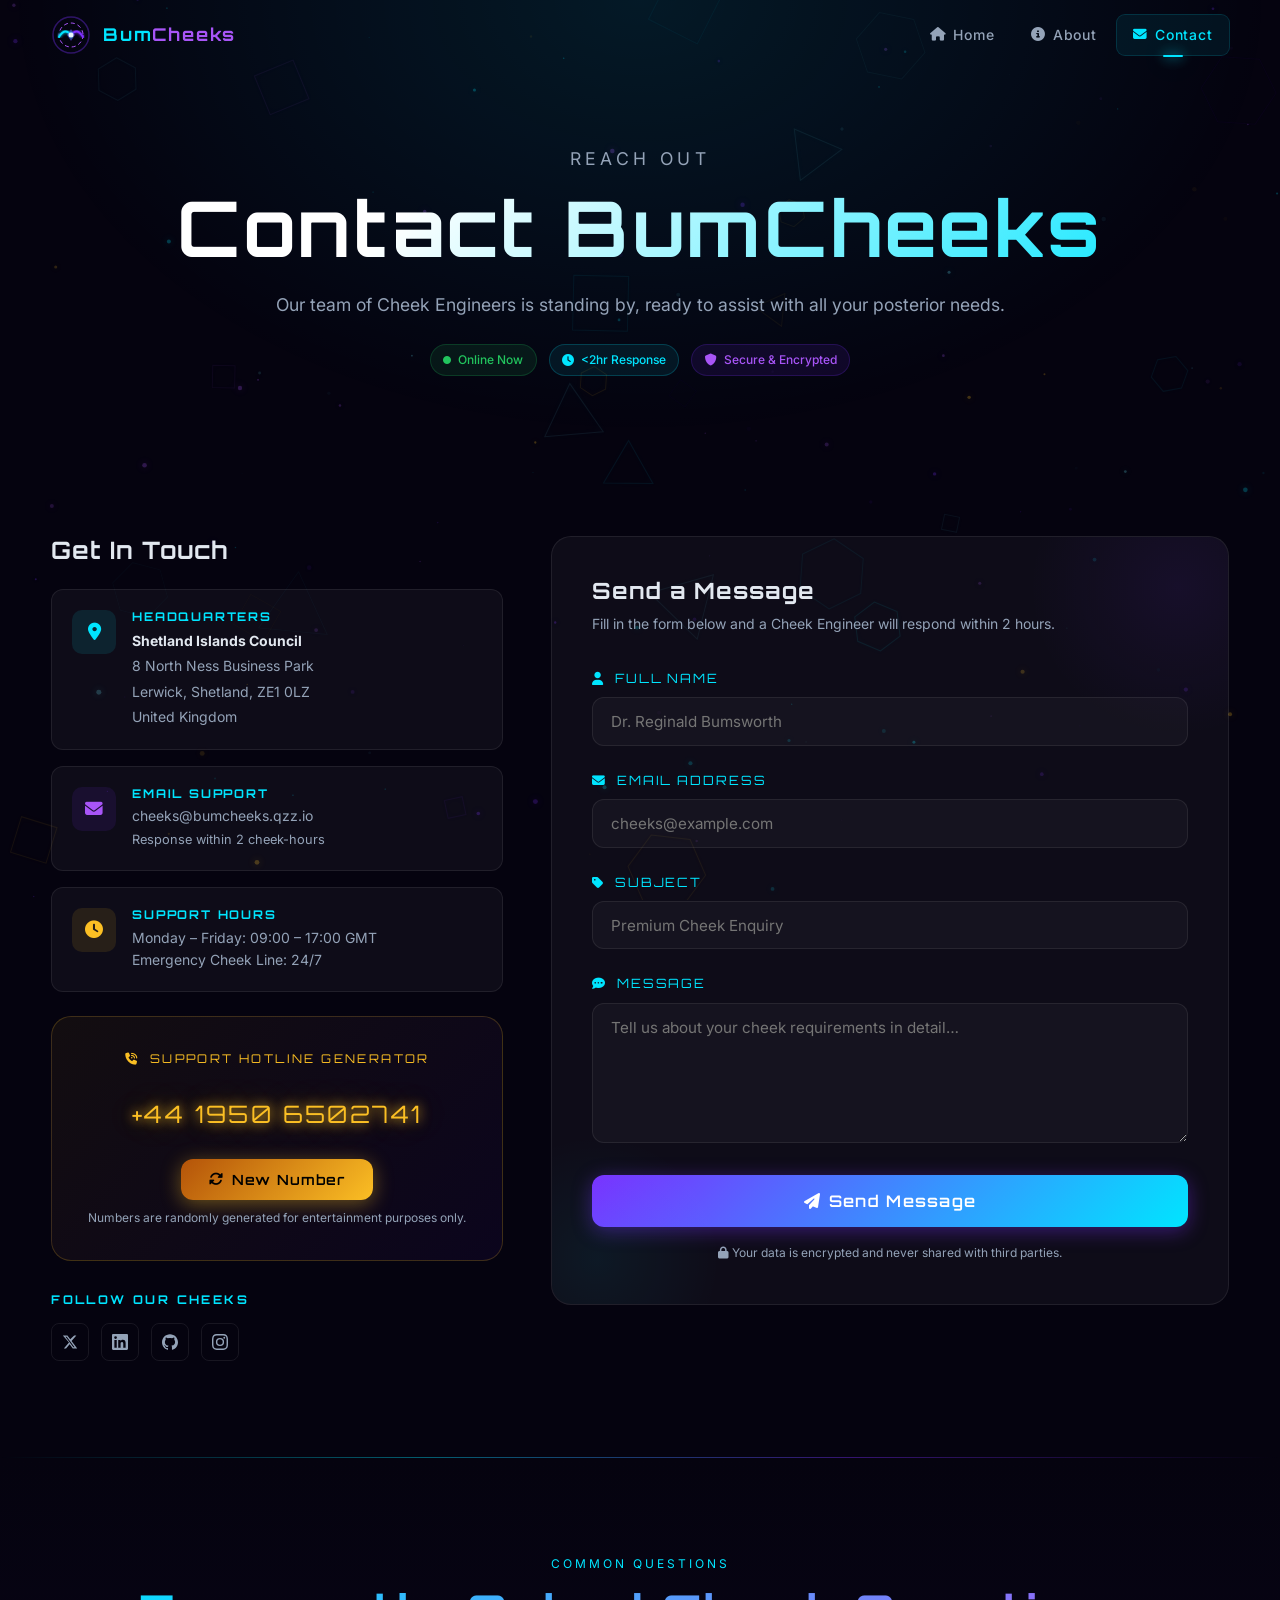
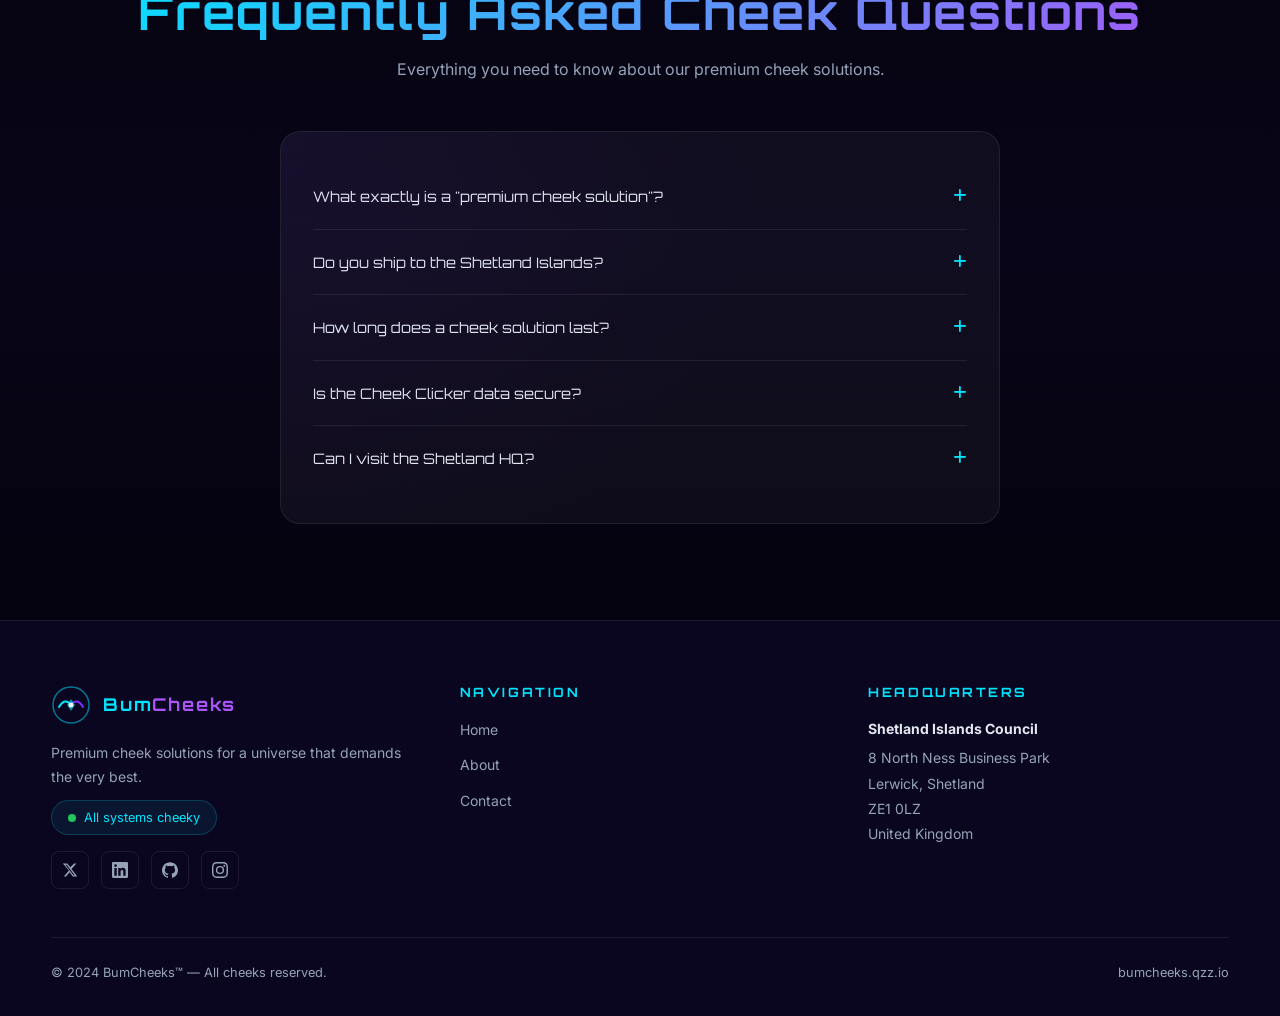
<file: contact.html>
<!DOCTYPE html>
<html lang="en">
<head>
  <meta charset="UTF-8" />
  <meta name="viewport" content="width=device-width, initial-scale=1.0" />
  <title>Contact — BumCheeks</title>
  <meta name="description" content="Get in touch with the BumCheeks team. Premium cheek support, available 24/7." />

  <link rel="preconnect" href="https://fonts.googleapis.com" />
  <link rel="preconnect" href="https://fonts.gstatic.com" crossorigin />
  <link href="https://fonts.googleapis.com/css2?family=Orbitron:wght@400;700;900&family=Inter:wght@300;400;500;600&display=swap" rel="stylesheet" />
  <link rel="stylesheet" href="https://cdnjs.cloudflare.com/ajax/libs/font-awesome/6.5.0/css/all.min.css" crossorigin="anonymous" />
  <link rel="stylesheet" href="css/style.css" />

  <style>
    #scroll-progress {
      position: fixed; top: 0; left: 0; height: 3px; z-index: 2000;
      background: linear-gradient(90deg, var(--clr-purple), var(--clr-cyan), var(--clr-gold));
      width: 0%; transition: width 0.1s linear;
      box-shadow: 0 0 8px var(--clr-cyan);
    }

    /* Contact layout */
    .contact-layout {
      display: grid;
      grid-template-columns: 1fr 1.5fr;
      gap: 3rem;
      align-items: start;
    }
    @media (max-width: 900px) {
      .contact-layout { grid-template-columns: 1fr; }
    }

    /* Info cards */
    .info-card {
      display: flex;
      align-items: flex-start;
      gap: 1rem;
      padding: 1.25rem;
      border-radius: var(--radius);
      background: var(--clr-card);
      border: 1px solid var(--clr-border);
      transition: border-color var(--transition), box-shadow var(--transition);
      margin-bottom: 1rem;
    }
    .info-card:hover {
      border-color: rgba(0,229,255,0.3);
      box-shadow: var(--glow-cyan);
    }
    .info-card-icon {
      width: 44px; height: 44px; flex-shrink: 0;
      border-radius: 10px;
      display: flex; align-items: center; justify-content: center;
      font-size: 1.1rem;
    }
    .ici-cyan   { background: rgba(0,229,255,0.1);  color: var(--clr-cyan); }
    .ici-purple { background: rgba(123,47,255,0.1); color: var(--clr-purple-lt); }
    .ici-gold   { background: rgba(251,191,36,0.1); color: var(--clr-gold); }
    .info-card-body h4 {
      font-family: var(--font-head);
      font-size: 0.75rem;
      letter-spacing: 0.15em;
      text-transform: uppercase;
      color: var(--clr-cyan);
      margin-bottom: 0.25rem;
    }
    .info-card-body p {
      color: var(--clr-muted);
      font-size: 0.875rem;
      line-height: 1.6;
    }
    .info-card-body address {
      font-style: normal;
      color: var(--clr-muted);
      font-size: 0.875rem;
      line-height: 1.8;
    }

    /* Form card */
    .form-card {
      background: var(--clr-card);
      border: 1px solid var(--clr-border);
      border-radius: var(--radius-lg);
      padding: 2.5rem;
      position: relative;
      overflow: hidden;
    }
    .form-card::before {
      content: '';
      position: absolute;
      top: -100px; right: -100px;
      width: 300px; height: 300px;
      background: radial-gradient(circle, rgba(123,47,255,0.08), transparent 70%);
      pointer-events: none;
    }
    .form-card::after {
      content: '';
      position: absolute;
      bottom: -80px; left: -80px;
      width: 250px; height: 250px;
      background: radial-gradient(circle, rgba(0,229,255,0.06), transparent 70%);
      pointer-events: none;
    }

    .form-title {
      font-family: var(--font-head);
      font-size: 1.4rem;
      color: var(--clr-text);
      margin-bottom: 0.5rem;
    }
    .form-sub {
      color: var(--clr-muted);
      font-size: 0.875rem;
      margin-bottom: 2rem;
    }

    /* Submit button */
    .btn-submit {
      width: 100%;
      justify-content: center;
      padding: 1rem;
      font-size: 1rem;
      position: relative;
      overflow: hidden;
    }

    /* Success/error states */
    .form-success {
      display: none;
      text-align: center;
      padding: 2rem;
    }
    .form-success i {
      font-size: 3rem;
      color: #22c55e;
      display: block;
      margin-bottom: 1rem;
    }

    /* Phone widget */
    .phone-widget {
      background: linear-gradient(135deg, rgba(251,191,36,0.06), rgba(123,47,255,0.06));
      border: 1px solid rgba(251,191,36,0.2);
      border-radius: var(--radius-lg);
      padding: 2rem;
      text-align: center;
      margin-top: 1.5rem;
    }
    .phone-widget-title {
      font-family: var(--font-head);
      font-size: 0.75rem;
      letter-spacing: 0.2em;
      text-transform: uppercase;
      color: var(--clr-gold);
      margin-bottom: 0.5rem;
    }
    .phone-widget-note {
      font-size: 0.75rem;
      color: var(--clr-muted);
      margin-top: 0.5rem;
    }

    /* FAQ */
    .faq-item {
      border-bottom: 1px solid var(--clr-border);
      padding: 1.25rem 0;
    }
    .faq-item:last-child { border-bottom: none; }
    .faq-q {
      font-family: var(--font-head);
      font-size: 0.9rem;
      color: var(--clr-text);
      cursor: pointer;
      display: flex;
      justify-content: space-between;
      align-items: center;
      gap: 1rem;
      user-select: none;
    }
    .faq-q i { color: var(--clr-cyan); transition: transform 0.3s; flex-shrink: 0; }
    .faq-item.open .faq-q i { transform: rotate(45deg); }
    .faq-a {
      color: var(--clr-muted);
      font-size: 0.875rem;
      line-height: 1.7;
      max-height: 0;
      overflow: hidden;
      transition: max-height 0.4s ease, padding 0.3s;
    }
    .faq-item.open .faq-a {
      max-height: 200px;
      padding-top: 0.75rem;
    }

    /* Response time badges */
    .response-badges {
      display: flex;
      gap: 0.75rem;
      flex-wrap: wrap;
      margin-top: 1rem;
    }
    .r-badge {
      display: inline-flex;
      align-items: center;
      gap: 0.4rem;
      padding: 0.3rem 0.8rem;
      border-radius: 100px;
      font-size: 0.75rem;
      font-weight: 500;
    }
    .rb-green  { background: rgba(34,197,94,0.1);  color: #22c55e;  border: 1px solid rgba(34,197,94,0.2); }
    .rb-cyan   { background: rgba(0,229,255,0.08); color: var(--clr-cyan); border: 1px solid rgba(0,229,255,0.2); }
    .rb-purple { background: rgba(123,47,255,0.1); color: var(--clr-purple-lt); border: 1px solid rgba(123,47,255,0.2); }
  </style>
</head>
<body>

<div id="scroll-progress"></div>
<canvas id="particle-canvas" aria-hidden="true"></canvas>

<!-- ── NAVIGATION ──────────────────────────────────────── -->
<nav id="navbar" role="navigation" aria-label="Main navigation">
  <div class="nav-inner">
    <a href="index.html" class="nav-logo" aria-label="BumCheeks Home">
      <svg class="logo-svg" viewBox="0 0 40 40" fill="none" xmlns="http://www.w3.org/2000/svg" aria-hidden="true">
        <defs>
          <radialGradient id="lg1" cx="50%" cy="50%" r="50%">
            <stop offset="0%"   stop-color="#00e5ff" stop-opacity="0.9"/>
            <stop offset="100%" stop-color="#7b2fff" stop-opacity="0.6"/>
          </radialGradient>
          <filter id="glow-f">
            <feGaussianBlur stdDeviation="1.5" result="blur"/>
            <feMerge><feMergeNode in="blur"/><feMergeNode in="SourceGraphic"/></feMerge>
          </filter>
        </defs>
        <circle cx="20" cy="20" r="18" stroke="url(#lg1)" stroke-width="1.5" opacity="0.6"
          style="animation:spin-slow 12s linear infinite;transform-origin:20px 20px;"/>
        <circle cx="20" cy="20" r="12" stroke="#a855f7" stroke-width="1" stroke-dasharray="4 3"
          style="animation:spin-reverse 8s linear infinite;transform-origin:20px 20px;"/>
        <path d="M 8 22 Q 14 12 20 20" stroke="#00e5ff" stroke-width="2" stroke-linecap="round" fill="none" filter="url(#glow-f)"/>
        <path d="M 32 22 Q 26 12 20 20" stroke="#7b2fff" stroke-width="2" stroke-linecap="round" fill="none" filter="url(#glow-f)"/>
        <polygon points="20,14 24,20 20,26 16,20" fill="url(#lg1)" opacity="0.8"
          style="animation:spin-slow 6s linear infinite;transform-origin:20px 20px;"/>
        <circle cx="20" cy="20" r="2.5" fill="#fff" opacity="0.9"/>
      </svg>
      <span class="nav-logo-text">Bum<span>Cheeks</span></span>
    </a>
    <ul class="nav-links" role="list">
      <li><a href="index.html" class="nav-link"><i class="fa-solid fa-house" aria-hidden="true"></i> Home</a></li>
      <li><a href="about.html" class="nav-link"><i class="fa-solid fa-circle-info" aria-hidden="true"></i> About</a></li>
      <li><a href="contact.html" class="nav-link"><i class="fa-solid fa-envelope" aria-hidden="true"></i> Contact</a></li>
    </ul>
    <button class="nav-hamburger" id="hamburger" aria-label="Toggle menu" aria-expanded="false">
      <span></span><span></span><span></span>
    </button>
  </div>
  <div class="nav-mobile" id="nav-mobile" role="list">
    <a href="index.html" class="nav-link"><i class="fa-solid fa-house" aria-hidden="true"></i> Home</a>
    <a href="about.html" class="nav-link"><i class="fa-solid fa-circle-info" aria-hidden="true"></i> About</a>
    <a href="contact.html" class="nav-link"><i class="fa-solid fa-envelope" aria-hidden="true"></i> Contact</a>
  </div>
</nav>

<!-- ── PAGE HERO ───────────────────────────────────────── -->
<div class="page-hero">
  <div style="position:absolute;inset:0;background:radial-gradient(ellipse at 50% 0%, rgba(0,229,255,0.1), transparent 70%);pointer-events:none;" aria-hidden="true"></div>
  <div class="container" style="position:relative;z-index:1;">
    <p class="section-label" style="text-align:center;">Reach Out</p>
    <h1>Contact BumCheeks</h1>
    <p>Our team of Cheek Engineers is standing by, ready to assist with all your posterior needs.</p>
    <div class="response-badges" style="justify-content:center;margin-top:1.5rem;">
      <span class="r-badge rb-green"><i class="fa-solid fa-circle" style="font-size:0.5rem;" aria-hidden="true"></i> Online Now</span>
      <span class="r-badge rb-cyan"><i class="fa-solid fa-clock" aria-hidden="true"></i> &lt;2hr Response</span>
      <span class="r-badge rb-purple"><i class="fa-solid fa-shield" aria-hidden="true"></i> Secure &amp; Encrypted</span>
    </div>
  </div>
</div>

<!-- ── MAIN CONTACT SECTION ────────────────────────────── -->
<section id="contact-main">
  <div class="container">
    <div class="contact-layout">

      <!-- Left: Info -->
      <div class="reveal">
        <h2 style="font-size:1.5rem;margin-bottom:1.5rem;color:var(--clr-text);">Get In Touch</h2>

        <div class="info-card">
          <div class="info-card-icon ici-cyan"><i class="fa-solid fa-location-dot" aria-hidden="true"></i></div>
          <div class="info-card-body">
            <h4>Headquarters</h4>
            <address>
              <strong style="color:var(--clr-text);">Shetland Islands Council</strong><br/>
              8 North Ness Business Park<br/>
              Lerwick, Shetland, ZE1 0LZ<br/>
              United Kingdom
            </address>
          </div>
        </div>

        <div class="info-card">
          <div class="info-card-icon ici-purple"><i class="fa-solid fa-envelope" aria-hidden="true"></i></div>
          <div class="info-card-body">
            <h4>Email Support</h4>
            <p>cheeks@bumcheeks.qzz.io<br/>
            <span style="font-size:0.8rem;">Response within 2 cheek-hours</span></p>
          </div>
        </div>

        <div class="info-card">
          <div class="info-card-icon ici-gold"><i class="fa-solid fa-clock" aria-hidden="true"></i></div>
          <div class="info-card-body">
            <h4>Support Hours</h4>
            <p>Monday – Friday: 09:00 – 17:00 GMT<br/>
            Emergency Cheek Line: 24/7</p>
          </div>
        </div>

        <!-- Phone Widget -->
        <div class="phone-widget">
          <div class="phone-widget-title">
            <i class="fa-solid fa-phone-volume" aria-hidden="true"></i> &nbsp;Support Hotline Generator
          </div>
          <div class="phone-display" id="phone-display" aria-live="polite">Generating…</div>
          <button class="btn btn-gold" id="phone-btn" style="margin:0.5rem auto 0;display:flex;" aria-label="Generate a new support phone number">
            <i class="fa-solid fa-rotate" aria-hidden="true"></i> New Number
          </button>
          <p class="phone-widget-note">Numbers are randomly generated for entertainment purposes only.</p>
        </div>

        <!-- Social -->
        <div style="margin-top:2rem;">
          <h4 style="font-family:var(--font-head);font-size:0.75rem;letter-spacing:0.2em;text-transform:uppercase;color:var(--clr-cyan);margin-bottom:1rem;">Follow Our Cheeks</h4>
          <div class="social-links" role="list" aria-label="Social media links">
            <a href="#" class="social-link" aria-label="Twitter / X">
              <svg width="16" height="16" viewBox="0 0 24 24" fill="currentColor" aria-hidden="true"><path d="M18.244 2.25h3.308l-7.227 8.26 8.502 11.24H16.17l-4.714-6.231-5.401 6.231H2.744l7.73-8.835L1.254 2.25H8.08l4.253 5.622zm-1.161 17.52h1.833L7.084 4.126H5.117z"/></svg>
            </a>
            <a href="#" class="social-link" aria-label="LinkedIn">
              <svg width="16" height="16" viewBox="0 0 24 24" fill="currentColor" aria-hidden="true"><path d="M20.447 20.452h-3.554v-5.569c0-1.328-.027-3.037-1.852-3.037-1.853 0-2.136 1.445-2.136 2.939v5.667H9.351V9h3.414v1.561h.046c.477-.9 1.637-1.85 3.37-1.85 3.601 0 4.267 2.37 4.267 5.455v6.286zM5.337 7.433a2.062 2.062 0 0 1-2.063-2.065 2.064 2.064 0 1 1 2.063 2.065zm1.782 13.019H3.555V9h3.564v11.452zM22.225 0H1.771C.792 0 0 .774 0 1.729v20.542C0 23.227.792 24 1.771 24h20.451C23.2 24 24 23.227 24 22.271V1.729C24 .774 23.2 0 22.222 0h.003z"/></svg>
            </a>
            <a href="#" class="social-link" aria-label="GitHub">
              <svg width="16" height="16" viewBox="0 0 24 24" fill="currentColor" aria-hidden="true"><path d="M12 .297c-6.63 0-12 5.373-12 12 0 5.303 3.438 9.8 8.205 11.385.6.113.82-.258.82-.577 0-.285-.01-1.04-.015-2.04-3.338.724-4.042-1.61-4.042-1.61C4.422 18.07 3.633 17.7 3.633 17.7c-1.087-.744.084-.729.084-.729 1.205.084 1.838 1.236 1.838 1.236 1.07 1.835 2.809 1.305 3.495.998.108-.776.417-1.305.76-1.605-2.665-.3-5.466-1.332-5.466-5.93 0-1.31.465-2.38 1.235-3.22-.135-.303-.54-1.523.105-3.176 0 0 1.005-.322 3.3 1.23.96-.267 1.98-.399 3-.405 1.02.006 2.04.138 3 .405 2.28-1.552 3.285-1.23 3.285-1.23.645 1.653.24 2.873.12 3.176.765.84 1.23 1.91 1.23 3.22 0 4.61-2.805 5.625-5.475 5.92.42.36.81 1.096.81 2.22 0 1.606-.015 2.896-.015 3.286 0 .315.21.69.825.57C20.565 22.092 24 17.592 24 12.297c0-6.627-5.373-12-12-12"/></svg>
            </a>
            <a href="#" class="social-link" aria-label="Instagram">
              <svg width="16" height="16" viewBox="0 0 24 24" fill="currentColor" aria-hidden="true"><path d="M12 2.163c3.204 0 3.584.012 4.85.07 3.252.148 4.771 1.691 4.919 4.919.058 1.265.069 1.645.069 4.849 0 3.205-.012 3.584-.069 4.849-.149 3.225-1.664 4.771-4.919 4.919-1.266.058-1.644.07-4.85.07-3.204 0-3.584-.012-4.849-.07-3.26-.149-4.771-1.699-4.919-4.92-.058-1.265-.07-1.644-.07-4.849 0-3.204.013-3.583.07-4.849.149-3.227 1.664-4.771 4.919-4.919 1.266-.057 1.645-.069 4.849-.069zm0-2.163c-3.259 0-3.667.014-4.947.072-4.358.2-6.78 2.618-6.98 6.98-.059 1.281-.073 1.689-.073 4.948 0 3.259.014 3.668.072 4.948.2 4.358 2.618 6.78 6.98 6.98 1.281.058 1.689.072 4.948.072 3.259 0 3.668-.014 4.948-.072 4.354-.2 6.782-2.618 6.979-6.98.059-1.28.073-1.689.073-4.948 0-3.259-.014-3.667-.072-4.947-.196-4.354-2.617-6.78-6.979-6.98-1.281-.059-1.69-.073-4.949-.073zm0 5.838a6.162 6.162 0 1 0 0 12.324 6.162 6.162 0 0 0 0-12.324zM12 16a4 4 0 1 1 0-8 4 4 0 0 1 0 8zm6.406-11.845a1.44 1.44 0 1 0 0 2.881 1.44 1.44 0 0 0 0-2.881z"/></svg>
            </a>
          </div>
        </div>
      </div>

      <!-- Right: Form -->
      <div class="form-card reveal">
        <div id="form-wrap">
          <h2 class="form-title">Send a Message</h2>
          <p class="form-sub">Fill in the form below and a Cheek Engineer will respond within 2 hours.</p>

          <!--
            FormSubmit.co — replace "your@email.com" with your actual email address.
            On first submission, FormSubmit will send a confirmation email to activate the endpoint.
          -->
          <form
            action="https://formsubmit.co/your@email.com"
            method="POST"
            id="contact-form"
            novalidate
          >
            <!-- FormSubmit hidden fields -->
            <input type="hidden" name="_subject"  value="New BumCheeks Enquiry" />
            <input type="hidden" name="_captcha"  value="false" />
            <input type="hidden" name="_template" value="table" />
            <input type="hidden" name="_next"     value="https://bumcheeks.qzz.io/contact.html?success=1" />
            <input type="text"   name="_honey"    style="display:none;" tabindex="-1" autocomplete="off" />

            <div class="form-group">
              <label for="name">
                <i class="fa-solid fa-user" aria-hidden="true"></i> &nbsp;Full Name
              </label>
              <input
                type="text"
                id="name"
                name="name"
                placeholder="Dr. Reginald Bumsworth"
                required
                autocomplete="name"
              />
            </div>

            <div class="form-group">
              <label for="email">
                <i class="fa-solid fa-envelope" aria-hidden="true"></i> &nbsp;Email Address
              </label>
              <input
                type="email"
                id="email"
                name="email"
                placeholder="cheeks@example.com"
                required
                autocomplete="email"
              />
            </div>

            <div class="form-group">
              <label for="subject">
                <i class="fa-solid fa-tag" aria-hidden="true"></i> &nbsp;Subject
              </label>
              <input
                type="text"
                id="subject"
                name="subject"
                placeholder="Premium Cheek Enquiry"
              />
            </div>

            <div class="form-group">
              <label for="message">
                <i class="fa-solid fa-comment-dots" aria-hidden="true"></i> &nbsp;Message
              </label>
              <textarea
                id="message"
                name="message"
                placeholder="Tell us about your cheek requirements in detail…"
                required
              ></textarea>
            </div>

            <button type="submit" class="btn btn-primary btn-submit" id="submit-btn">
              <i class="fa-solid fa-paper-plane" aria-hidden="true"></i>
              <span id="submit-text">Send Message</span>
            </button>

            <p style="font-size:0.75rem;color:var(--clr-muted);text-align:center;margin-top:1rem;">
              <i class="fa-solid fa-lock" aria-hidden="true"></i>
              Your data is encrypted and never shared with third parties.
            </p>
          </form>
        </div>

        <!-- Success state (shown via JS when ?success=1) -->
        <div class="form-success" id="form-success">
          <i class="fa-solid fa-circle-check" aria-hidden="true"></i>
          <h3 style="font-family:var(--font-head);margin-bottom:0.5rem;">Message Received!</h3>
          <p style="color:var(--clr-muted);">Your cheek enquiry has been transmitted to our Shetland HQ. A Cheek Engineer will respond within 2 hours.</p>
          <a href="index.html" class="btn btn-outline" style="margin-top:1.5rem;">
            <i class="fa-solid fa-house" aria-hidden="true"></i> Return Home
          </a>
        </div>
      </div>
    </div>
  </div>
</section>

<div class="glow-divider"></div>

<!-- ── FAQ ─────────────────────────────────────────────── -->
<section id="faq" style="background:linear-gradient(180deg,transparent,rgba(11,6,32,0.5),transparent);">
  <div class="container">
    <div class="text-center reveal">
      <p class="section-label">Common Questions</p>
      <h2 class="section-title">Frequently Asked Cheek Questions</h2>
      <p class="section-sub">Everything you need to know about our premium cheek solutions.</p>
    </div>
    <div style="max-width:720px;margin:0 auto;" class="card reveal">
      <div class="faq-item">
        <div class="faq-q" role="button" tabindex="0" aria-expanded="false">
          What exactly is a "premium cheek solution"?
          <i class="fa-solid fa-plus" aria-hidden="true"></i>
        </div>
        <div class="faq-a">A premium cheek solution is our proprietary blend of quantum posterior engineering, AI-powered comfort analytics, and luxury-grade materials — all designed to elevate your sitting experience to an unprecedented level of cheeky excellence.</div>
      </div>
      <div class="faq-item">
        <div class="faq-q" role="button" tabindex="0" aria-expanded="false">
          Do you ship to the Shetland Islands?
          <i class="fa-solid fa-plus" aria-hidden="true"></i>
        </div>
        <div class="faq-a">We are headquartered in the Shetland Islands — so yes, absolutely. We also ship to all 195 countries, 8 planets, and 3 confirmed parallel dimensions.</div>
      </div>
      <div class="faq-item">
        <div class="faq-q" role="button" tabindex="0" aria-expanded="false">
          How long does a cheek solution last?
          <i class="fa-solid fa-plus" aria-hidden="true"></i>
        </div>
        <div class="faq-a">Our premium cheek solutions are rated for a minimum of 50,000 sit-hours under normal operating conditions. With our extended warranty programme, coverage extends to 100,000 sit-hours or 10 years, whichever comes first.</div>
      </div>
      <div class="faq-item">
        <div class="faq-q" role="button" tabindex="0" aria-expanded="false">
          Is the Cheek Clicker data secure?
          <i class="fa-solid fa-plus" aria-hidden="true"></i>
        </div>
        <div class="faq-a">Your click data is stored exclusively in your browser's localStorage and never transmitted to our servers. Your cheek click count is yours and yours alone.</div>
      </div>
      <div class="faq-item">
        <div class="faq-q" role="button" tabindex="0" aria-expanded="false">
          Can I visit the Shetland HQ?
          <i class="fa-solid fa-plus" aria-hidden="true"></i>
        </div>
        <div class="faq-a">Tours of our Lerwick facility are available by appointment only. Please contact us via the form above and our team will arrange your premium cheek facility visit. Note: Shetland weather is characteristically unpredictable — bring a waterproof.</div>
      </div>
    </div>
  </div>
</section>

<!-- ── FOOTER ──────────────────────────────────────────── -->
<footer>
  <div class="container">
    <div class="footer-grid">
      <div class="footer-brand">
        <a href="index.html" class="nav-logo" aria-label="BumCheeks">
          <svg class="logo-svg" viewBox="0 0 40 40" fill="none" xmlns="http://www.w3.org/2000/svg" aria-hidden="true">
            <circle cx="20" cy="20" r="18" stroke="#00e5ff" stroke-width="1.5" opacity="0.5"/>
            <path d="M 8 22 Q 14 12 20 20" stroke="#00e5ff" stroke-width="2" stroke-linecap="round" fill="none"/>
            <path d="M 32 22 Q 26 12 20 20" stroke="#7b2fff" stroke-width="2" stroke-linecap="round" fill="none"/>
            <polygon points="20,14 24,20 20,26 16,20" fill="#00e5ff" opacity="0.6"/>
            <circle cx="20" cy="20" r="2.5" fill="#fff" opacity="0.9"/>
          </svg>
          <span class="nav-logo-text">Bum<span>Cheeks</span></span>
        </a>
        <p>Premium cheek solutions for a universe that demands the very best.</p>
        <div class="cheek-status">
          <span class="cheek-status-dot" aria-hidden="true"></span>
          All systems cheeky
        </div>
        <div class="social-links" role="list" aria-label="Social media links">
          <a href="#" class="social-link" aria-label="Twitter / X">
            <svg width="16" height="16" viewBox="0 0 24 24" fill="currentColor" aria-hidden="true"><path d="M18.244 2.25h3.308l-7.227 8.26 8.502 11.24H16.17l-4.714-6.231-5.401 6.231H2.744l7.73-8.835L1.254 2.25H8.08l4.253 5.622zm-1.161 17.52h1.833L7.084 4.126H5.117z"/></svg>
          </a>
          <a href="#" class="social-link" aria-label="LinkedIn">
            <svg width="16" height="16" viewBox="0 0 24 24" fill="currentColor" aria-hidden="true"><path d="M20.447 20.452h-3.554v-5.569c0-1.328-.027-3.037-1.852-3.037-1.853 0-2.136 1.445-2.136 2.939v5.667H9.351V9h3.414v1.561h.046c.477-.9 1.637-1.85 3.37-1.85 3.601 0 4.267 2.37 4.267 5.455v6.286zM5.337 7.433a2.062 2.062 0 0 1-2.063-2.065 2.064 2.064 0 1 1 2.063 2.065zm1.782 13.019H3.555V9h3.564v11.452zM22.225 0H1.771C.792 0 0 .774 0 1.729v20.542C0 23.227.792 24 1.771 24h20.451C23.2 24 24 23.227 24 22.271V1.729C24 .774 23.2 0 22.222 0h.003z"/></svg>
          </a>
          <a href="#" class="social-link" aria-label="GitHub">
            <svg width="16" height="16" viewBox="0 0 24 24" fill="currentColor" aria-hidden="true"><path d="M12 .297c-6.63 0-12 5.373-12 12 0 5.303 3.438 9.8 8.205 11.385.6.113.82-.258.82-.577 0-.285-.01-1.04-.015-2.04-3.338.724-4.042-1.61-4.042-1.61C4.422 18.07 3.633 17.7 3.633 17.7c-1.087-.744.084-.729.084-.729 1.205.084 1.838 1.236 1.838 1.236 1.07 1.835 2.809 1.305 3.495.998.108-.776.417-1.305.76-1.605-2.665-.3-5.466-1.332-5.466-5.93 0-1.31.465-2.38 1.235-3.22-.135-.303-.54-1.523.105-3.176 0 0 1.005-.322 3.3 1.23.96-.267 1.98-.399 3-.405 1.02.006 2.04.138 3 .405 2.28-1.552 3.285-1.23 3.285-1.23.645 1.653.24 2.873.12 3.176.765.84 1.23 1.91 1.23 3.22 0 4.61-2.805 5.625-5.475 5.92.42.36.81 1.096.81 2.22 0 1.606-.015 2.896-.015 3.286 0 .315.21.69.825.57C20.565 22.092 24 17.592 24 12.297c0-6.627-5.373-12-12-12"/></svg>
          </a>
          <a href="#" class="social-link" aria-label="Instagram">
            <svg width="16" height="16" viewBox="0 0 24 24" fill="currentColor" aria-hidden="true"><path d="M12 2.163c3.204 0 3.584.012 4.85.07 3.252.148 4.771 1.691 4.919 4.919.058 1.265.069 1.645.069 4.849 0 3.205-.012 3.584-.069 4.849-.149 3.225-1.664 4.771-4.919 4.919-1.266.058-1.644.07-4.85.07-3.204 0-3.584-.012-4.849-.07-3.26-.149-4.771-1.699-4.919-4.92-.058-1.265-.07-1.644-.07-4.849 0-3.204.013-3.583.07-4.849.149-3.227 1.664-4.771 4.919-4.919 1.266-.057 1.645-.069 4.849-.069zm0-2.163c-3.259 0-3.667.014-4.947.072-4.358.2-6.78 2.618-6.98 6.98-.059 1.281-.073 1.689-.073 4.948 0 3.259.014 3.668.072 4.948.2 4.358 2.618 6.78 6.98 6.98 1.281.058 1.689.072 4.948.072 3.259 0 3.668-.014 4.948-.072 4.354-.2 6.782-2.618 6.979-6.98.059-1.28.073-1.689.073-4.948 0-3.259-.014-3.667-.072-4.947-.196-4.354-2.617-6.78-6.979-6.98-1.281-.059-1.69-.073-4.949-.073zm0 5.838a6.162 6.162 0 1 0 0 12.324 6.162 6.162 0 0 0 0-12.324zM12 16a4 4 0 1 1 0-8 4 4 0 0 1 0 8zm6.406-11.845a1.44 1.44 0 1 0 0 2.881 1.44 1.44 0 0 0 0-2.881z"/></svg>
          </a>
        </div>
      </div>
      <div class="footer-col">
        <h4>Navigation</h4>
        <ul style="display:flex;flex-direction:column;gap:0.5rem;">
          <li><a href="index.html" style="color:var(--clr-muted);font-size:0.875rem;transition:color 0.2s;" onmouseover="this.style.color='var(--clr-cyan)'" onmouseout="this.style.color='var(--clr-muted)'">Home</a></li>
          <li><a href="about.html" style="color:var(--clr-muted);font-size:0.875rem;transition:color 0.2s;" onmouseover="this.style.color='var(--clr-cyan)'" onmouseout="this.style.color='var(--clr-muted)'">About</a></li>
          <li><a href="contact.html" style="color:var(--clr-muted);font-size:0.875rem;transition:color 0.2s;" onmouseover="this.style.color='var(--clr-cyan)'" onmouseout="this.style.color='var(--clr-muted)'">Contact</a></li>
        </ul>
      </div>
      <div class="footer-col">
        <h4>Headquarters</h4>
        <address>
          <strong>Shetland Islands Council</strong>
          8 North Ness Business Park<br/>
          Lerwick, Shetland<br/>
          ZE1 0LZ<br/>
          United Kingdom
        </address>
      </div>
    </div>
    <div class="footer-bottom">
      <span>&copy; 2024 BumCheeks™ — All cheeks reserved.</span>
      <span style="color:var(--clr-muted);">bumcheeks.qzz.io</span>
    </div>
  </div>
</footer>

<script src="js/main.js"></script>
<script>
  // Scroll progress
  window.addEventListener('scroll', () => {
    const bar = document.getElementById('scroll-progress');
    if (!bar) return;
    const h = document.documentElement;
    const pct = (h.scrollTop / (h.scrollHeight - h.clientHeight)) * 100;
    bar.style.width = pct + '%';
  }, { passive: true });

  // Show success state if redirected back with ?success=1
  (function checkSuccess() {
    if (new URLSearchParams(location.search).get('success') === '1') {
      document.getElementById('form-wrap').style.display = 'none';
      const s = document.getElementById('form-success');
      s.style.display = 'block';
    }
  })();

  // FAQ accordion
  document.querySelectorAll('.faq-q').forEach(q => {
    q.addEventListener('click', () => {
      const item = q.closest('.faq-item');
      const isOpen = item.classList.contains('open');
      document.querySelectorAll('.faq-item').forEach(i => i.classList.remove('open'));
      if (!isOpen) item.classList.add('open');
      q.setAttribute('aria-expanded', !isOpen);
    });
    q.addEventListener('keydown', e => {
      if (e.key === 'Enter' || e.key === ' ') { e.preventDefault(); q.click(); }
    });
  });

  // Client-side form validation feedback
  document.getElementById('contact-form')?.addEventListener('submit', function(e) {
    const btn  = document.getElementById('submit-btn');
    const text = document.getElementById('submit-text');
    if (this.checkValidity()) {
      btn.disabled = true;
      text.textContent = 'Transmitting…';
    }
  });
</script>
</body>
</html>
</file>
<file: css/style.css>
/* ============================================================
   BumCheeks — Global Stylesheet
   Premium · Luxury · Futuristic · Dark Theme
   ============================================================ */

/* ── Custom Properties ─────────────────────────────────────── */
:root {
  --clr-bg:        #05030f;
  --clr-bg-2:      #0b0620;
  --clr-purple:    #7b2fff;
  --clr-purple-lt: #a855f7;
  --clr-cyan:      #00e5ff;
  --clr-cyan-lt:   #67e8f9;
  --clr-gold:      #fbbf24;
  --clr-gold-lt:   #fde68a;
  --clr-text:      #e2e8f0;
  --clr-muted:     #94a3b8;
  --clr-card:      rgba(255,255,255,0.04);
  --clr-border:    rgba(255,255,255,0.08);

  --glow-purple: 0 0 12px #7b2fff, 0 0 30px rgba(123,47,255,0.4);
  --glow-cyan:   0 0 12px #00e5ff, 0 0 30px rgba(0,229,255,0.4);
  --glow-gold:   0 0 12px #fbbf24, 0 0 30px rgba(251,191,36,0.4);

  --font-head: 'Orbitron', 'Rajdhani', sans-serif;
  --font-body: 'Inter', 'Segoe UI', sans-serif;

  --radius: 12px;
  --radius-lg: 20px;
  --transition: 0.35s cubic-bezier(0.4,0,0.2,1);
}

/* ── Reset & Base ───────────────────────────────────────────── */
*, *::before, *::after { box-sizing: border-box; margin: 0; padding: 0; }

html { scroll-behavior: smooth; font-size: 16px; }

body {
  background: var(--clr-bg);
  color: var(--clr-text);
  font-family: var(--font-body);
  line-height: 1.7;
  overflow-x: hidden;
}

img, svg { display: block; max-width: 100%; }
a { color: inherit; text-decoration: none; }
ul { list-style: none; }

/* ── Typography ─────────────────────────────────────────────── */
h1, h2, h3, h4, h5 {
  font-family: var(--font-head);
  letter-spacing: 0.04em;
  line-height: 1.2;
}

.section-label {
  font-size: 0.75rem;
  letter-spacing: 0.25em;
  text-transform: uppercase;
  color: var(--clr-cyan);
  margin-bottom: 0.5rem;
}

.section-title {
  font-size: clamp(1.8rem, 4vw, 3rem);
  background: linear-gradient(135deg, var(--clr-cyan), var(--clr-purple-lt));
  -webkit-background-clip: text;
  -webkit-text-fill-color: transparent;
  background-clip: text;
  margin-bottom: 1rem;
}

.section-sub {
  color: var(--clr-muted);
  max-width: 600px;
  margin: 0 auto 3rem;
  text-align: center;
}

/* ── Layout Helpers ─────────────────────────────────────────── */
.container {
  width: min(1200px, 92vw);
  margin-inline: auto;
}

section { padding: 6rem 0; }

.text-center { text-align: center; }

/* ── Scrollbar ──────────────────────────────────────────────── */
::-webkit-scrollbar { width: 6px; }
::-webkit-scrollbar-track { background: var(--clr-bg); }
::-webkit-scrollbar-thumb {
  background: linear-gradient(var(--clr-purple), var(--clr-cyan));
  border-radius: 3px;
}

/* ── Selection ──────────────────────────────────────────────── */
::selection { background: rgba(123,47,255,0.4); color: #fff; }

/* ============================================================
   NAVIGATION
   ============================================================ */
#navbar {
  position: fixed;
  top: 0; left: 0; right: 0;
  z-index: 1000;
  background: transparent;
  transition: background var(--transition), backdrop-filter var(--transition),
              border-bottom var(--transition);
  border-bottom: 1px solid transparent;
}

#navbar.scrolled {
  backdrop-filter: blur(20px) saturate(180%);
  -webkit-backdrop-filter: blur(20px) saturate(180%);
  border-bottom: 1px solid var(--clr-border);
}

.nav-inner {
  display: flex;
  align-items: center;
  justify-content: space-between;
  height: 70px;
  width: min(1200px, 92vw);
  margin-inline: auto;
}

/* Logo */
.nav-logo {
  display: flex;
  align-items: center;
  gap: 0.75rem;
  font-family: var(--font-head);
  font-size: 1.1rem;
  font-weight: 700;
  letter-spacing: 0.1em;
  color: var(--clr-cyan);
  transition: filter var(--transition);
}
.nav-logo:hover { filter: drop-shadow(0 0 8px var(--clr-cyan)); }
.nav-logo-text span { color: var(--clr-purple-lt); }

/* Nav Links */
.nav-links {
  display: flex;
  align-items: center;
  gap: 0.25rem;
}

.nav-link {
  display: flex;
  align-items: center;
  gap: 0.45rem;
  padding: 0.5rem 1rem;
  border-radius: 8px;
  font-size: 0.875rem;
  font-weight: 500;
  letter-spacing: 0.06em;
  color: var(--clr-muted);
  transition: color var(--transition), background var(--transition),
              box-shadow var(--transition);
  position: relative;
}

.nav-link i { font-size: 0.85rem; }

.nav-link:hover,
.nav-link.active {
  color: var(--clr-cyan);
  background: rgba(0,229,255,0.07);
  box-shadow: 0 0 0 1px rgba(0,229,255,0.2);
}

.nav-link.active::after {
  content: '';
  position: absolute;
  bottom: -2px; left: 50%;
  transform: translateX(-50%);
  width: 20px; height: 2px;
  background: var(--clr-cyan);
  border-radius: 2px;
  box-shadow: var(--glow-cyan);
}

/* Hamburger */
.nav-hamburger {
  display: none;
  flex-direction: column;
  gap: 5px;
  cursor: pointer;
  padding: 4px;
  background: none;
  border: none;
}
.nav-hamburger span {
  display: block;
  width: 24px; height: 2px;
  background: var(--clr-cyan);
  border-radius: 2px;
  transition: transform var(--transition), opacity var(--transition);
}
.nav-hamburger.open span:nth-child(1) { transform: translateY(7px) rotate(45deg); }
.nav-hamburger.open span:nth-child(2) { opacity: 0; }
.nav-hamburger.open span:nth-child(3) { transform: translateY(-7px) rotate(-45deg); }

/* Mobile menu */
.nav-mobile {
  display: none;
  flex-direction: column;
  gap: 0.25rem;
  padding: 1rem;
  background: rgba(5,3,15,0.95);
  backdrop-filter: blur(20px);
  border-top: 1px solid var(--clr-border);
}
.nav-mobile.open { display: flex; }
.nav-mobile .nav-link { padding: 0.75rem 1rem; }

@media (max-width: 768px) {
  .nav-links { display: none; }
  .nav-hamburger { display: flex; }
}

/* ============================================================
   FOOTER
   ============================================================ */
footer {
  background: var(--clr-bg-2);
  border-top: 1px solid var(--clr-border);
  padding: 4rem 0 2rem;
}

.footer-grid {
  display: grid;
  grid-template-columns: repeat(auto-fit, minmax(220px, 1fr));
  gap: 3rem;
  margin-bottom: 3rem;
}

.footer-brand .nav-logo { margin-bottom: 1rem; }
.footer-brand p { color: var(--clr-muted); font-size: 0.875rem; }

.footer-col h4 {
  font-family: var(--font-head);
  font-size: 0.8rem;
  letter-spacing: 0.2em;
  text-transform: uppercase;
  color: var(--clr-cyan);
  margin-bottom: 1rem;
}

.footer-col address {
  font-style: normal;
  color: var(--clr-muted);
  font-size: 0.875rem;
  line-height: 1.8;
}

.footer-col address strong {
  color: var(--clr-text);
  display: block;
  margin-bottom: 0.25rem;
}

/* Cheek Status */
.cheek-status {
  display: inline-flex;
  align-items: center;
  gap: 0.5rem;
  background: rgba(0,229,255,0.07);
  border: 1px solid rgba(0,229,255,0.2);
  border-radius: 100px;
  padding: 0.35rem 1rem;
  font-size: 0.8rem;
  color: var(--clr-cyan);
  margin-top: 0.75rem;
}
.cheek-status-dot {
  width: 8px; height: 8px;
  background: #22c55e;
  border-radius: 50%;
  animation: pulse-dot 2s ease-in-out infinite;
}
@keyframes pulse-dot {
  0%, 100% { box-shadow: 0 0 0 0 rgba(34,197,94,0.6); }
  50%       { box-shadow: 0 0 0 6px rgba(34,197,94,0); }
}

/* Social Icons */
.social-links {
  display: flex;
  gap: 0.75rem;
  margin-top: 1rem;
}
.social-link {
  width: 38px; height: 38px;
  display: flex; align-items: center; justify-content: center;
  border-radius: 8px;
  border: 1px solid var(--clr-border);
  color: var(--clr-muted);
  transition: color var(--transition), border-color var(--transition),
              box-shadow var(--transition), transform var(--transition);
}
.social-link:hover {
  color: var(--clr-cyan);
  border-color: var(--clr-cyan);
  box-shadow: var(--glow-cyan);
  transform: translateY(-2px);
}

.footer-bottom {
  border-top: 1px solid var(--clr-border);
  padding-top: 1.5rem;
  display: flex;
  align-items: center;
  justify-content: space-between;
  flex-wrap: wrap;
  gap: 1rem;
  font-size: 0.8rem;
  color: var(--clr-muted);
}

/* ============================================================
   BUTTONS
   ============================================================ */
.btn {
  display: inline-flex;
  align-items: center;
  gap: 0.5rem;
  padding: 0.75rem 1.75rem;
  border-radius: var(--radius);
  font-family: var(--font-head);
  font-size: 0.875rem;
  font-weight: 600;
  letter-spacing: 0.08em;
  cursor: pointer;
  border: none;
  transition: transform var(--transition), box-shadow var(--transition),
              background var(--transition);
}
.btn:hover { transform: translateY(-2px) scale(1.03); }

.btn-primary {
  background: linear-gradient(135deg, var(--clr-purple), var(--clr-cyan));
  color: #fff;
  box-shadow: 0 4px 20px rgba(123,47,255,0.4);
}
.btn-primary:hover { box-shadow: var(--glow-purple), 0 8px 30px rgba(0,229,255,0.3); }

.btn-outline {
  background: transparent;
  color: var(--clr-cyan);
  border: 1px solid var(--clr-cyan);
  box-shadow: inset 0 0 0 0 var(--clr-cyan);
}
.btn-outline:hover {
  background: rgba(0,229,255,0.1);
  box-shadow: var(--glow-cyan);
}

.btn-gold {
  background: linear-gradient(135deg, #b45309, var(--clr-gold));
  color: #000;
  box-shadow: 0 4px 20px rgba(251,191,36,0.4);
}
.btn-gold:hover { box-shadow: var(--glow-gold); }

/* ============================================================
   CARDS
   ============================================================ */
.card {
  background: var(--clr-card);
  border: 1px solid var(--clr-border);
  border-radius: var(--radius-lg);
  padding: 2rem;
  transition: transform var(--transition), box-shadow var(--transition),
              border-color var(--transition);
  position: relative;
  overflow: hidden;
}
.card::before {
  content: '';
  position: absolute;
  inset: 0;
  background: radial-gradient(circle at top left, rgba(123,47,255,0.06), transparent 60%);
  pointer-events: none;
}
.card:hover {
  transform: translateY(-6px) scale(1.01);
  border-color: rgba(0,229,255,0.3);
  box-shadow: 0 20px 60px rgba(0,229,255,0.1), var(--glow-cyan);
}

/* ============================================================
   PARTICLE CANVAS
   ============================================================ */
#particle-canvas {
  position: fixed;
  top: 0; left: 0;
  width: 100%; height: 100%;
  pointer-events: none;
  z-index: 0;
  opacity: 0.45;
}

/* ============================================================
   ANIMATED LOGO SVG
   ============================================================ */
.logo-svg {
  width: 40px; height: 40px;
  overflow: visible;
}

/* ============================================================
   GLOWING DIVIDER
   ============================================================ */
.glow-divider {
  height: 1px;
  background: linear-gradient(90deg, transparent, var(--clr-cyan), var(--clr-purple), transparent);
  margin: 0;
  opacity: 0.4;
}

/* ============================================================
   SCROLL REVEAL
   ============================================================ */
.reveal {
  opacity: 0;
  transform: translateY(30px);
  transition: opacity 0.7s ease, transform 0.7s ease;
}
.reveal.visible {
  opacity: 1;
  transform: translateY(0);
}

/* ============================================================
   GRID UTILITIES
   ============================================================ */
.grid-3 {
  display: grid;
  grid-template-columns: repeat(auto-fit, minmax(280px, 1fr));
  gap: 1.5rem;
}
.grid-4 {
  display: grid;
  grid-template-columns: repeat(auto-fit, minmax(220px, 1fr));
  gap: 1.5rem;
}

/* ============================================================
   PAGE HERO SHARED
   ============================================================ */
.page-hero {
  min-height: 45vh;
  display: flex;
  align-items: center;
  justify-content: center;
  text-align: center;
  padding: 8rem 1rem 4rem;
  position: relative;
}
.page-hero h1 {
  font-size: clamp(2.5rem, 6vw, 5rem);
  background: linear-gradient(135deg, #fff 30%, var(--clr-cyan));
  -webkit-background-clip: text;
  -webkit-text-fill-color: transparent;
  background-clip: text;
}
.page-hero p {
  color: var(--clr-muted);
  font-size: 1.1rem;
  margin-top: 1rem;
}

/* ============================================================
   FORM STYLES (Contact)
   ============================================================ */
.form-group {
  margin-bottom: 1.5rem;
}
.form-group label {
  display: block;
  font-size: 0.8rem;
  letter-spacing: 0.15em;
  text-transform: uppercase;
  color: var(--clr-cyan);
  margin-bottom: 0.5rem;
  font-family: var(--font-head);
}
.form-group input,
.form-group textarea {
  width: 100%;
  background: rgba(255,255,255,0.03);
  border: 1px solid var(--clr-border);
  border-radius: var(--radius);
  padding: 0.85rem 1.1rem;
  color: var(--clr-text);
  font-family: var(--font-body);
  font-size: 0.95rem;
  outline: none;
  transition: border-color var(--transition), box-shadow var(--transition),
              background var(--transition);
}
.form-group input:focus,
.form-group textarea:focus {
  border-color: var(--clr-cyan);
  background: rgba(0,229,255,0.04);
  box-shadow: 0 0 0 3px rgba(0,229,255,0.12), var(--glow-cyan);
}
.form-group input:hover,
.form-group textarea:hover {
  border-color: rgba(0,229,255,0.4);
}
.form-group textarea { resize: vertical; min-height: 140px; }

/* ============================================================
   STATS COUNTER
   ============================================================ */
.stats-grid {
  display: grid;
  grid-template-columns: repeat(auto-fit, minmax(180px, 1fr));
  gap: 1.5rem;
  text-align: center;
}
.stat-item {
  padding: 2rem 1rem;
  border-radius: var(--radius-lg);
  background: var(--clr-card);
  border: 1px solid var(--clr-border);
  transition: transform var(--transition), box-shadow var(--transition);
}
.stat-item:hover {
  transform: translateY(-4px);
  box-shadow: var(--glow-purple);
}
.stat-number {
  font-family: var(--font-head);
  font-size: clamp(2rem, 5vw, 3.5rem);
  font-weight: 900;
  background: linear-gradient(135deg, var(--clr-gold), var(--clr-cyan));
  -webkit-background-clip: text;
  -webkit-text-fill-color: transparent;
  background-clip: text;
  line-height: 1;
}
.stat-label {
  color: var(--clr-muted);
  font-size: 0.875rem;
  margin-top: 0.5rem;
  letter-spacing: 0.1em;
  text-transform: uppercase;
}

/* ============================================================
   WIDGET CARDS
   ============================================================ */
.widget {
  background: var(--clr-card);
  border: 1px solid var(--clr-border);
  border-radius: var(--radius-lg);
  padding: 1.75rem;
  position: relative;
  overflow: hidden;
  transition: transform var(--transition), box-shadow var(--transition);
}
.widget:hover {
  transform: translateY(-4px);
  box-shadow: var(--glow-cyan);
  border-color: rgba(0,229,255,0.3);
}
.widget-title {
  font-family: var(--font-head);
  font-size: 0.75rem;
  letter-spacing: 0.2em;
  text-transform: uppercase;
  color: var(--clr-cyan);
  margin-bottom: 1rem;
}
.widget-value {
  font-family: var(--font-head);
  font-size: 2rem;
  font-weight: 700;
  color: var(--clr-text);
}
.widget-sub {
  font-size: 0.8rem;
  color: var(--clr-muted);
  margin-top: 0.25rem;
}
.widget-badge {
  display: inline-block;
  padding: 0.2rem 0.6rem;
  border-radius: 100px;
  font-size: 0.7rem;
  font-weight: 600;
  margin-top: 0.5rem;
}
.badge-up   { background: rgba(34,197,94,0.15); color: #22c55e; }
.badge-down { background: rgba(239,68,68,0.15);  color: #ef4444; }
.badge-neu  { background: rgba(251,191,36,0.15); color: var(--clr-gold); }

/* ============================================================
   TEAM CARDS (About)
   ============================================================ */
.team-card {
  text-align: center;
  padding: 2.5rem 1.5rem;
}
.team-avatar {
  width: 80px; height: 80px;
  border-radius: 50%;
  margin: 0 auto 1rem;
  display: flex; align-items: center; justify-content: center;
  font-size: 2rem;
  border: 2px solid var(--clr-purple);
  box-shadow: var(--glow-purple);
  background: linear-gradient(135deg, rgba(123,47,255,0.2), rgba(0,229,255,0.1));
}
.team-name {
  font-family: var(--font-head);
  font-size: 1rem;
  color: var(--clr-text);
  margin-bottom: 0.25rem;
}
.team-title {
  font-size: 0.8rem;
  color: var(--clr-cyan);
  letter-spacing: 0.1em;
}

/* ============================================================
   MAP VISUALIZATION (About)
   ============================================================ */
.map-container {
  border-radius: var(--radius-lg);
  overflow: hidden;
  border: 1px solid var(--clr-border);
  box-shadow: var(--glow-purple);
  background: rgba(11,6,32,0.8);
}

/* ============================================================
   CLICKER WIDGET
   ============================================================ */
.clicker-wrap {
  text-align: center;
  padding: 3rem;
}
.clicker-count {
  font-family: var(--font-head);
  font-size: 5rem;
  font-weight: 900;
  background: linear-gradient(135deg, var(--clr-gold), var(--clr-purple-lt));
  -webkit-background-clip: text;
  -webkit-text-fill-color: transparent;
  background-clip: text;
  line-height: 1;
  margin-bottom: 1.5rem;
  transition: transform 0.1s;
}
.clicker-count.pop { transform: scale(1.15); }

/* ============================================================
   CLOCK WIDGET
   ============================================================ */
.clock-display {
  font-family: var(--font-head);
  font-size: 2.5rem;
  font-weight: 700;
  color: var(--clr-cyan);
  text-shadow: var(--glow-cyan);
  letter-spacing: 0.1em;
  text-align: center;
  padding: 1rem 0;
}
.clock-date {
  text-align: center;
  color: var(--clr-muted);
  font-size: 0.8rem;
  letter-spacing: 0.15em;
  text-transform: uppercase;
}

/* ============================================================
   CHEEK FACT
   ============================================================ */
.fact-text {
  font-size: 1rem;
  color: var(--clr-text);
  line-height: 1.7;
  min-height: 80px;
  display: flex;
  align-items: center;
  justify-content: center;
  text-align: center;
  padding: 1rem;
  transition: opacity 0.3s;
}

/* ============================================================
   HERO SECTION (Home)
   ============================================================ */
.hero {
  min-height: 100vh;
  display: flex;
  align-items: center;
  justify-content: center;
  text-align: center;
  position: relative;
  overflow: hidden;
  padding: 6rem 1rem 4rem;
}
.hero-content { position: relative; z-index: 2; }
.hero-eyebrow {
  display: inline-flex;
  align-items: center;
  gap: 0.5rem;
  background: rgba(0,229,255,0.08);
  border: 1px solid rgba(0,229,255,0.2);
  border-radius: 100px;
  padding: 0.4rem 1.2rem;
  font-size: 0.75rem;
  letter-spacing: 0.2em;
  text-transform: uppercase;
  color: var(--clr-cyan);
  margin-bottom: 2rem;
}
.hero-eyebrow-dot {
  width: 6px; height: 6px;
  background: var(--clr-cyan);
  border-radius: 50%;
  animation: pulse-dot 2s ease-in-out infinite;
}
.hero-title {
  font-size: clamp(3rem, 8vw, 7rem);
  font-weight: 900;
  line-height: 1.05;
  margin-bottom: 1.5rem;
}
.hero-title .line-1 {
  display: block;
  background: linear-gradient(135deg, #fff 40%, var(--clr-cyan));
  -webkit-background-clip: text;
  -webkit-text-fill-color: transparent;
  background-clip: text;
  animation: fadeSlideUp 0.8s ease both;
}
.hero-title .line-2 {
  display: block;
  background: linear-gradient(135deg, var(--clr-purple-lt), var(--clr-gold));
  -webkit-background-clip: text;
  -webkit-text-fill-color: transparent;
  background-clip: text;
  animation: fadeSlideUp 0.8s 0.15s ease both;
}
.hero-sub {
  font-size: clamp(1rem, 2vw, 1.25rem);
  color: var(--clr-muted);
  max-width: 600px;
  margin: 0 auto 2.5rem;
  animation: fadeSlideUp 0.8s 0.3s ease both;
}
.hero-cta {
  display: flex;
  gap: 1rem;
  justify-content: center;
  flex-wrap: wrap;
  animation: fadeSlideUp 0.8s 0.45s ease both;
}

/* Floating shapes */
.hero-shape {
  position: absolute;
  border-radius: 50%;
  filter: blur(80px);
  pointer-events: none;
  animation: float-shape 8s ease-in-out infinite alternate;
}
.shape-1 {
  width: 400px; height: 400px;
  background: radial-gradient(circle, rgba(123,47,255,0.25), transparent 70%);
  top: -100px; left: -100px;
  animation-delay: 0s;
}
.shape-2 {
  width: 300px; height: 300px;
  background: radial-gradient(circle, rgba(0,229,255,0.2), transparent 70%);
  bottom: -50px; right: -50px;
  animation-delay: -3s;
}
.shape-3 {
  width: 200px; height: 200px;
  background: radial-gradient(circle, rgba(251,191,36,0.15), transparent 70%);
  top: 50%; left: 50%;
  animation-delay: -6s;
}

@keyframes float-shape {
  from { transform: translate(0,0) scale(1); }
  to   { transform: translate(30px, 20px) scale(1.1); }
}

/* ============================================================
   ANIMATIONS
   ============================================================ */
@keyframes fadeSlideUp {
  from { opacity: 0; transform: translateY(30px); }
  to   { opacity: 1; transform: translateY(0); }
}

@keyframes spin-slow {
  from { transform: rotate(0deg); }
  to   { transform: rotate(360deg); }
}

@keyframes spin-reverse {
  from { transform: rotate(0deg); }
  to   { transform: rotate(-360deg); }
}

@keyframes pulse-glow {
  0%, 100% { filter: drop-shadow(0 0 4px var(--clr-cyan)); }
  50%       { filter: drop-shadow(0 0 16px var(--clr-cyan)) drop-shadow(0 0 30px var(--clr-purple)); }
}

/* ============================================================
   MISSION SECTION (About)
   ============================================================ */
.mission-block {
  background: linear-gradient(135deg, rgba(123,47,255,0.08), rgba(0,229,255,0.05));
  border: 1px solid rgba(123,47,255,0.2);
  border-radius: var(--radius-lg);
  padding: 3rem;
  text-align: center;
  position: relative;
  overflow: hidden;
}
.mission-block::before {
  content: '';
  position: absolute;
  top: -50%; left: -50%;
  width: 200%; height: 200%;
  background: conic-gradient(from 0deg, transparent 0%, rgba(123,47,255,0.05) 25%, transparent 50%);
  animation: spin-slow 20s linear infinite;
  pointer-events: none;
}
.mission-quote {
  font-size: clamp(1.2rem, 3vw, 2rem);
  font-family: var(--font-head);
  color: var(--clr-text);
  line-height: 1.4;
  position: relative;
  z-index: 1;
}
.mission-quote em {
  font-style: normal;
  color: var(--clr-cyan);
}

/* ============================================================
   PHONE WIDGET (Contact)
   ============================================================ */
.phone-display {
  font-family: var(--font-head);
  font-size: 1.5rem;
  color: var(--clr-gold);
  text-shadow: var(--glow-gold);
  letter-spacing: 0.1em;
  text-align: center;
  padding: 1rem;
  min-height: 60px;
  display: flex;
  align-items: center;
  justify-content: center;
}

/* ============================================================
   PREMIUM CRYPTO/WEATHER CARDS
   ============================================================ */
.premium-card-header {
  display: flex;
  align-items: center;
  justify-content: space-between;
  margin-bottom: 1rem;
}
.premium-icon {
  width: 40px; height: 40px;
  border-radius: 10px;
  display: flex; align-items: center; justify-content: center;
  font-size: 1.2rem;
}
.premium-icon-crypto { background: rgba(251,191,36,0.15); color: var(--clr-gold); }
.premium-icon-weather { background: rgba(0,229,255,0.12); color: var(--clr-cyan); }
.premium-icon-market  { background: rgba(123,47,255,0.15); color: var(--clr-purple-lt); }

.premium-price {
  font-family: var(--font-head);
  font-size: 1.75rem;
  font-weight: 700;
  color: var(--clr-text);
  margin: 0.5rem 0;
}
.premium-change {
  font-size: 0.85rem;
  font-weight: 600;
}
.change-up   { color: #22c55e; }
.change-down { color: #ef4444; }

.sparkline {
  width: 100%; height: 50px;
  margin-top: 1rem;
}

/* ============================================================
   RESPONSIVE TWEAKS
   ============================================================ */
@media (max-width: 640px) {
  section { padding: 4rem 0; }
  .card, .widget { padding: 1.25rem; }
  .mission-block { padding: 2rem 1.25rem; }
  .clicker-wrap { padding: 2rem 1rem; }
}
</file>
